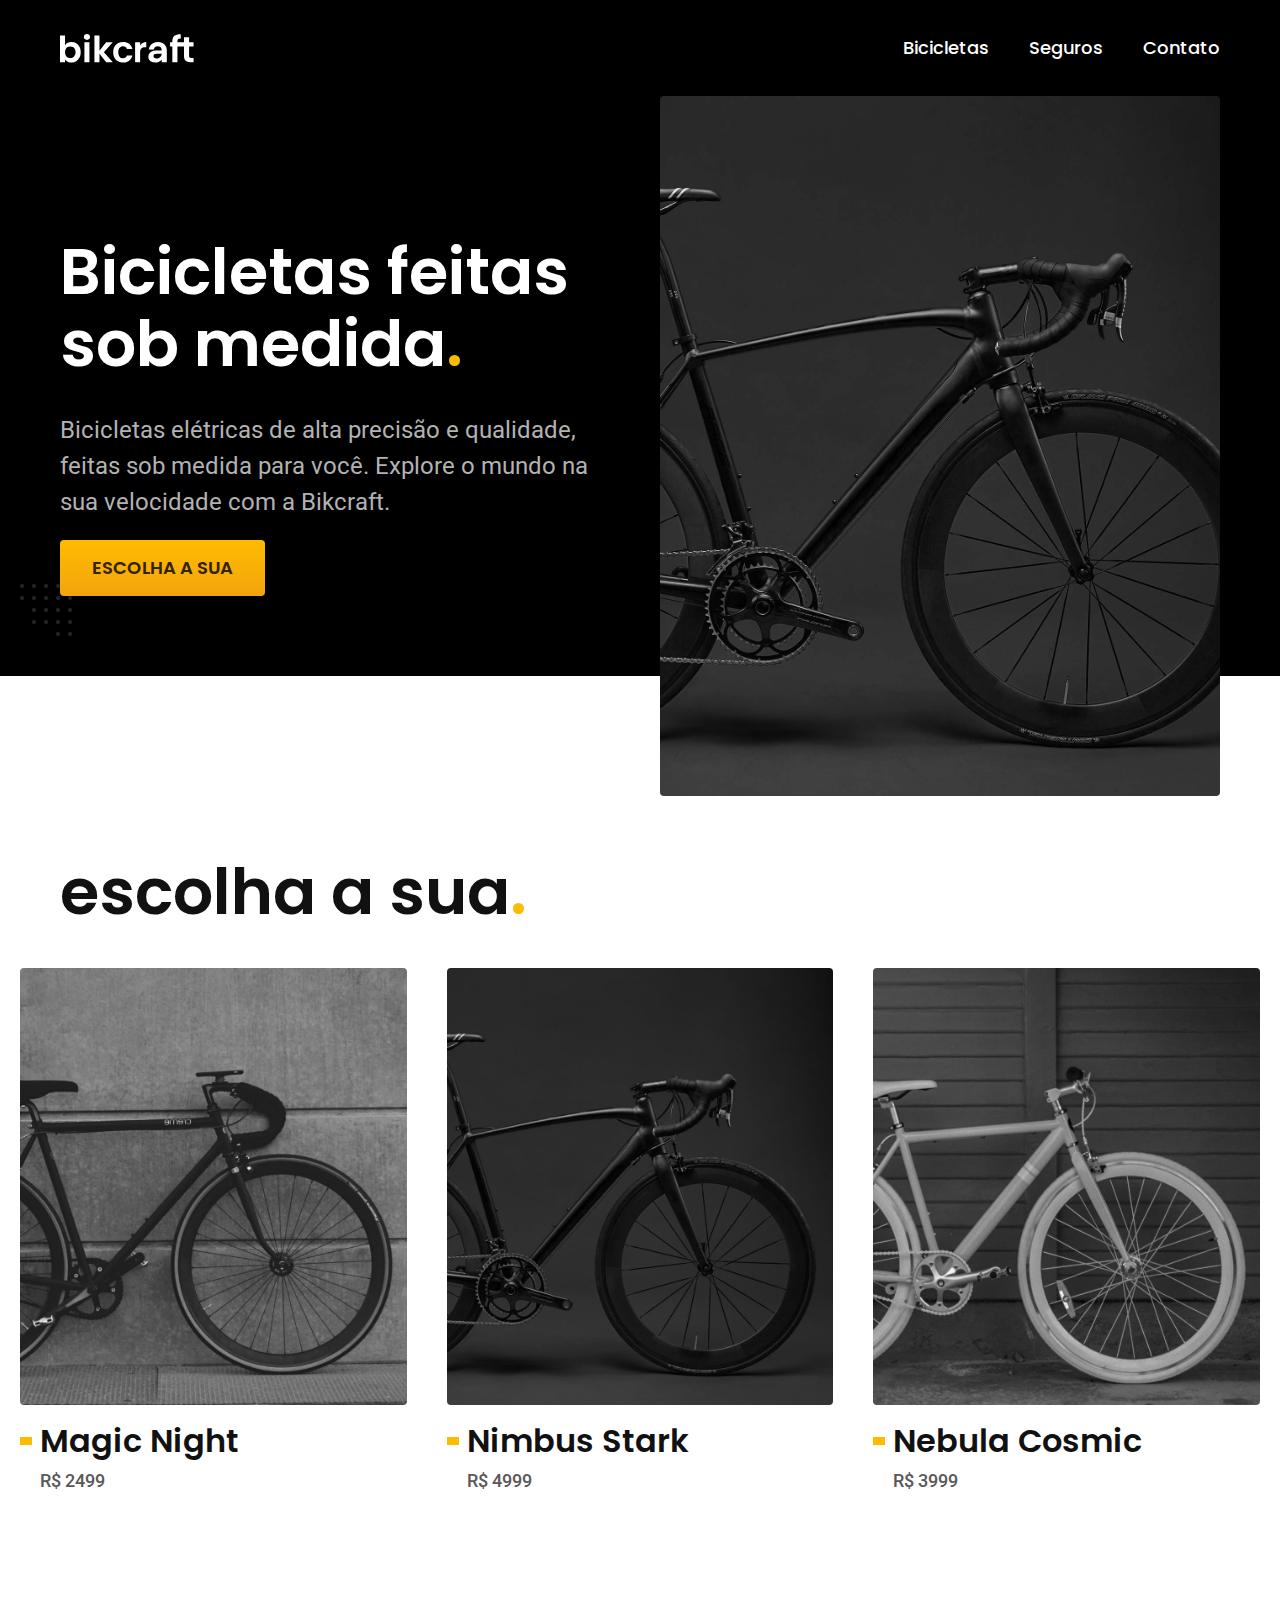
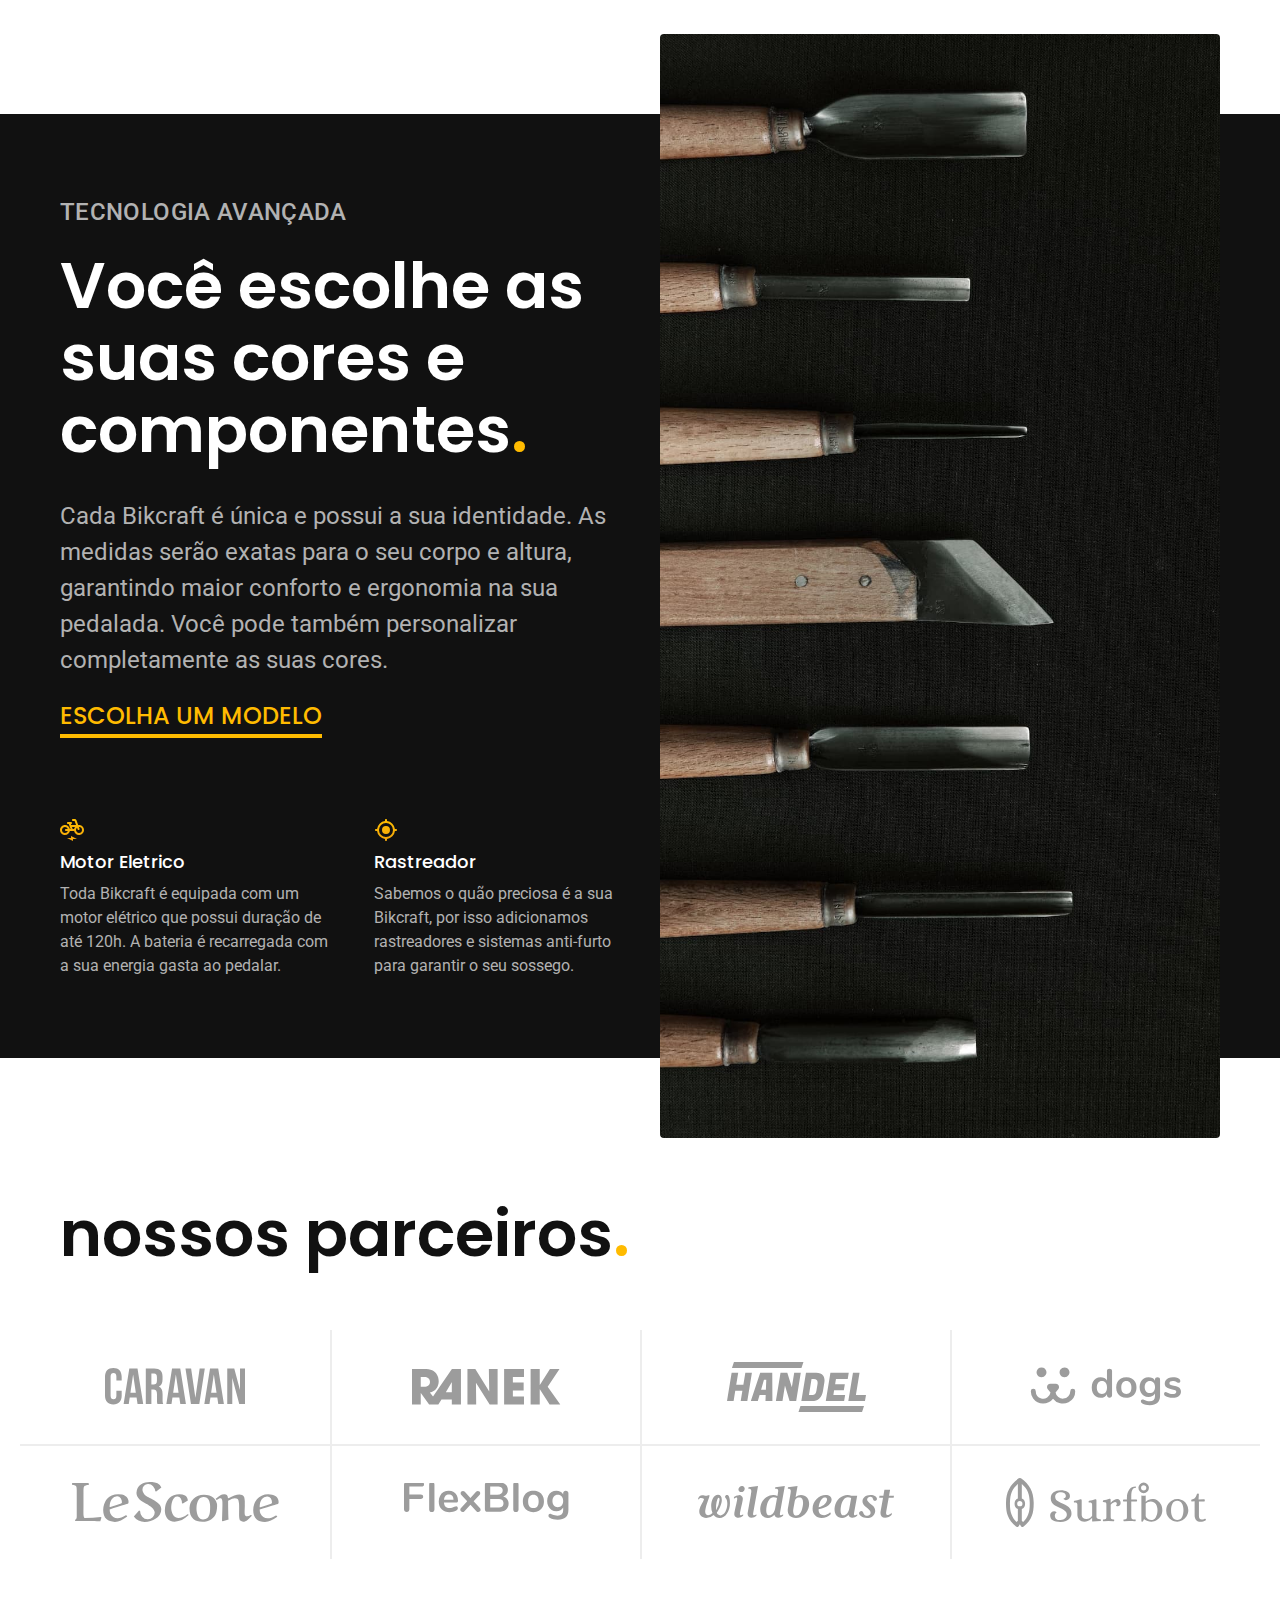
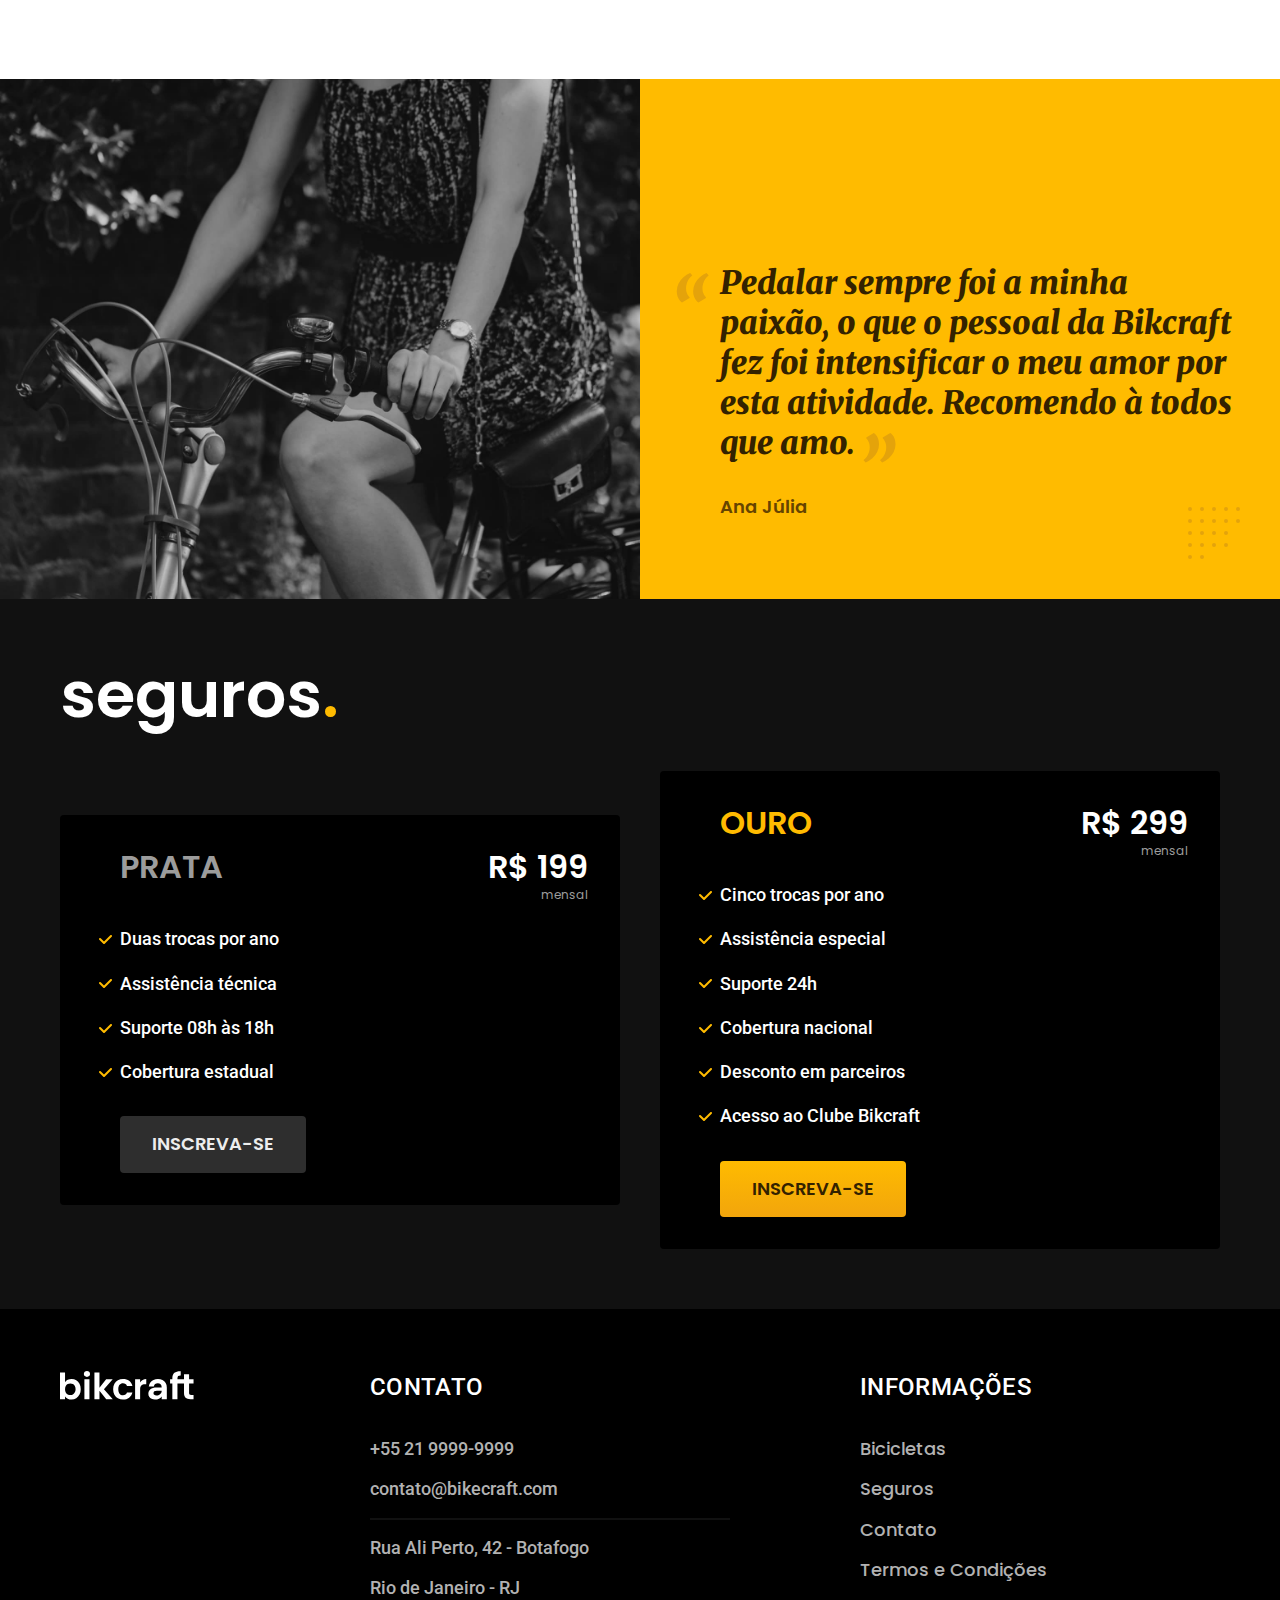
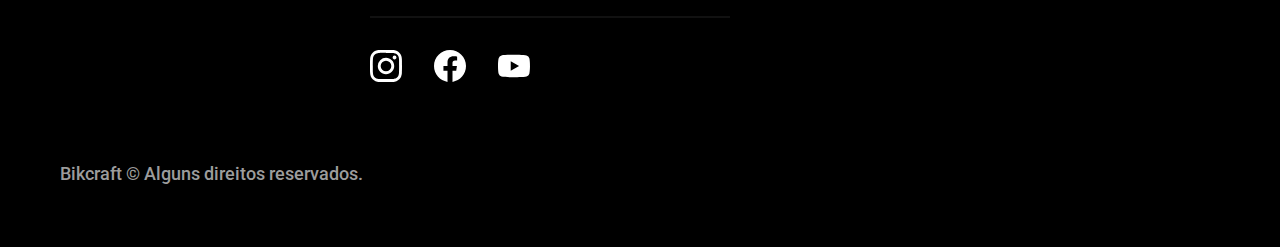
<file: index.html>
<!DOCTYPE html>
<html lang="pt-br">
<head>
    <meta charset="UTF-8">
    <meta http-equiv="X-UA-Compatible" content="IE=edge">
    <meta name="viewport" content="width=device-width, initial-scale=1.0">
    <meta name="description" content="Bicicletas elétricas de alta precisão e qualidade, feitas sob medida para você. Explore o mundo na sua velocidade com a Bikcraft.">

    <link rel="icon" href="./favicon.svg" type="image/svg+xml">
    <link rel="preload" href="./css/style.css" as="style">
    <link rel="stylesheet" href="./css/style.css">
    <link rel="preconnect" href="https://fonts.googleapis.com">
    <link rel="preconnect" href="https://fonts.gstatic.com" crossorigin>
    <link href="https://fonts.googleapis.com/css2?family=Merriweather:ital,wght@1,900&family=Poppins:wght@400;600&family=Roboto:wght@400;500&display=swap" rel="stylesheet">
    <title>Bikecraft - Bicicletas Elétricas</title>

    <script>document.documentElement.classList.add('js');</script>
</head>
<body>
    <header class="header-bg">
        
        <div class="container header">
            <a href="./">
                <img src="./img/bikcraft.svg" width="136" height="32" alt="Bikecraft">
            </a>
            <nav aria-label="primaria">
                <ul class="header-menu cor-0 font-1-m">
                    <li><a href="./bicicletas.html">Bicicletas</a></li>
                    <li><a href="./seguros.html">Seguros</a></li>
                    <li><a href="./contato.html">Contato</a></li>
                </ul>
            </nav>
        </div>
    </header>

    <main class="introducao-bg">
        <div class="container introducao">
            <div class="introducao-conteudo">
                <h1 class="font-1-xxl cor-0 fadeInDown" data-anime="200">Bicicletas feitas sob medida<span class="cor-p1">.</span></h1>
                <p class="font-2-l cor-5 fadeInDown" data-anime="400">Bicicletas elétricas de alta precisão e qualidade, feitas sob medida para você. Explore o mundo na sua velocidade com a Bikcraft.</p>
                <a class="botao fadeInDown" data-anime="600" href="./bicicletas.html">Escolha a sua</a>
            </div>
            <picture data-anime="800" class="fadeInDown">
                <source media="(max-width:800px)" srcset="./img/bicicletas/nimbus.jpg">
                <img src="./img/fotos/introducao.jpg" width="1280" height="1600" alt="Bicicleta elétrica preta.">
            </picture>
        </div>
    </main>

    <article class="bicicletas-lista">
        <h2 class="container font-1-xxl">escolha a sua<span class="cor-p1">.</span></h2>

        <ul>
            <li>
                <a href="./bicicletas/magic.html">
                    <img src="./img/bicicletas/magic-home.jpg"alt="Bicicleta preta" width="920" height="1040" width="920" height="1040">
                    <h3 class="font-1-xl">Magic Night</h3>
                    <span class="font-2-m cor-8">R$ 2499</span>
                </a>
            </li>

            <li>
                <a href="./bicicletas/nimbus.html">
                    <img src="./img/bicicletas/nimbus-home.jpg"alt="Bicicleta preta" width="920" height="1040">
                    <h3 class="font-1-xl">Nimbus Stark</h3>
                    <span class="font-2-m cor-8">R$ 4999</span>
                </a>
            </li>

            <li>
                <a href="./bicicletas/nebula.html">
                    <img src="./img/bicicletas/nebula-home.jpg"alt="Bicicleta branca" width="920" height="1040">
                    <h3 class="font-1-xl">Nebula Cosmic</h3>
                    <span class="font-2-m cor-8">R$ 3999</span>
                </a>
            </li>
        </ul>
    </article>

    <article class="tecnologia-bg">
        <div class="tecnologia container">
            <div class="tecnologia-conteudo">
                <span class="font-2-l-b cor-5">Tecnologia Avançada</span>
                <h2 class="font-1-xxl cor-0">Você escolhe as suas cores e componentes<span class="cor-p1">.</span></h2>
                <p class="font-2-l cor-5">Cada Bikcraft é única e possui a sua identidade. As medidas serão exatas para o seu corpo e altura, garantindo maior conforto e ergonomia na sua pedalada. Você pode também personalizar completamente as suas cores.</p>
                <a class="link" href="./bicicletas.html">Escolha um modelo</a>

                <div class="tecnologia-vantagens">
                    <div>
                        <img src="./img/icones/eletrica.svg" width="24" height="24" alt="">
                        <h3 class="font-1-m cor-0">Motor Eletrico</h3>
                        <p class="font-2-s cor-5">Toda Bikcraft é equipada com um motor elétrico que possui duração de até 120h. A bateria é recarregada com a sua energia gasta ao pedalar.</p>
                    </div>
                    <div>
                        <img src="./img/icones/rastreador.svg" width="24" height="24" alt="">
                        <h3 class="font-1-m cor-0">Rastreador</h3>
                        <p class="font-2-s cor-5">Sabemos o quão preciosa é a sua Bikcraft, por isso adicionamos rastreadores e sistemas anti-furto para garantir o seu sossego.</p>
                    </div>
                </div>

            </div>
            
            <div class="tecnologia-imagem">
                <img src="./img/fotos/tecnologia.jpg" width="1200" height="1920"  alt="">
            </div>
        </div>
    </article>

    <section class="parceiros" aria-label="Nossos Parceiros">
        <h2 class="container font-1-xxl">nossos parceiros<span class="cor-p1">.</span></h2>

        <ul>
            <li><img src="./img/parceiros/caravan.svg" width="140" height="38"  alt="caravan"></li>
            <li><img src="./img/parceiros/ranek.svg" width="149" height="36"  alt="ranek"></li>
            <li><img src="./img/parceiros/handel.svg" width="139" height="50"  alt="handel"></li>
            <li><img src="./img/parceiros/dogs.svg" width="152" height="39"  alt="dogs"></li>
            <li><img src="./img/parceiros/lescone.svg" width="208" height="41"  alt="lescone"></li>
            <li><img src="./img/parceiros/flexblog.svg" width="165" height="38"  alt="flexblog"></li>
            <li><img src="./img/parceiros/wildbeast.svg" width="196" height="34"  alt="wildbeast"></li>
            <li><img src="./img/parceiros/surfbot.svg" width="200" height="49"  alt="surfbot"></li>
        </ul>
    </section>

    <section class="depoimento" aria-label="Depoimento">
        <div>
            <img src="./img/fotos/depoimento.jpg" width="1560" height="1360" alt="Pessoa pedalando uma bicileta">
        </div>
        <div class="depoimento-conteudo">
            <blockquote class="font-1-xl cor-p5">
                <p>Pedalar sempre foi a minha paixão, o que o pessoal da Bikcraft fez foi intensificar o meu amor por esta atividade. Recomendo à todos que amo.</p>
            </blockquote>
            <span class="font-1-m-b cor-p4">Ana Júlia</span>
        </div>
    </section>

    <article class="seguros-bg">
        <div class="seguros container">
            <h2 class="font-1-xxl cor-0">seguros<span class="cor-p1">.</span></h2>

            <div class="seguros-item">
                <h3 class="font-1-xl cor-6">PRATA</h3>
                <span class="font-1-xl cor-0">R$ 199<span class="font-1-xs cor-6">mensal</span></span>
                <ul class="font-2-m cor-0">
                    <li>Duas trocas por ano</li>
                    <li>Assistência técnica</li>
                    <li>Suporte 08h às 18h</li>
                    <li>Cobertura estadual</li>
                </ul>
                <a class="botao secundario" href="./orcamento.html">Inscreva-se</a>
            </div>

            <div class="seguros-item">
                <h3 class="font-1-xl cor-p1">OURO</h3>
                <span class="font-1-xl cor-0">R$ 299<span class="font-1-xs cor-6">mensal</span></span>
                <ul class="font-2-m cor-0">
                    <li>Cinco trocas por ano</li>
                    <li>Assistência especial</li>
                    <li>Suporte 24h</li>
                    <li>Cobertura nacional</li>
                    <li>Desconto em parceiros</li>
                    <li>Acesso ao Clube Bikcraft</li>
                </ul>
                <a class="botao" href="./orcamento.html">Inscreva-se</a>
            </div>
        </div>
    </article>

    <footer class="footer-bg">
        <div class="footer container">
            <img src="./img/bikcraft.svg" width="136" height="32" alt="Bikecraft">
            <div class="footer-contato">
                <h3 class="font-2-l-b cor-0">Contato</h3>
                <ul class="font-2-m cor-5">
                    <li><a href="tel:+552199999999">+55 21 9999-9999</a></li>
                    <li><a href="mailto:contato@bikecraft.com">contato@bikecraft.com</a></li>
                    <li>Rua Ali Perto, 42 - Botafogo</li>
                    <li>Rio de Janeiro - RJ</li>
                </ul>
                <div class="footer-redes">
                    <a href="./">
                        <img src="./img/redes/instagram.svg" width="32" height="32" alt="instagram">
                    </a>
                    <a href="./">
                        <img src="./img/redes/facebook.svg" width="32" height="32" alt="facebook">
                    </a>
                    <a href="./">
                        <img src="./img/redes/youtube.svg" width="32" height="32" alt="youtube">
                    </a>
                </div>
            </div>

            <div class="footer-informacoes">
                <h3 class="font-2-l-b cor-0">Informações</h3>
                <nav>
                    <ul class="font-1-m cor-5">
                        <li><a href="./bicicletas.html">Bicicletas</a></li>
                        <li><a href="./seguros.html">Seguros</a></li>
                        <li><a href="./contato.html">Contato</a></li>
                        <li><a href="./termos.html">Termos e Condições</a></li>
                    </ul>
                </nav>
            </div>

            <p class="font-2-m cor-6 footer-copy">Bikcraft © Alguns direitos reservados.</p>
        </div>
    </footer>
    <script src="./js/plugins/simple-anime.js"></script>
    <script src="./js/script.js"></script>
</body>
</html>
</file>
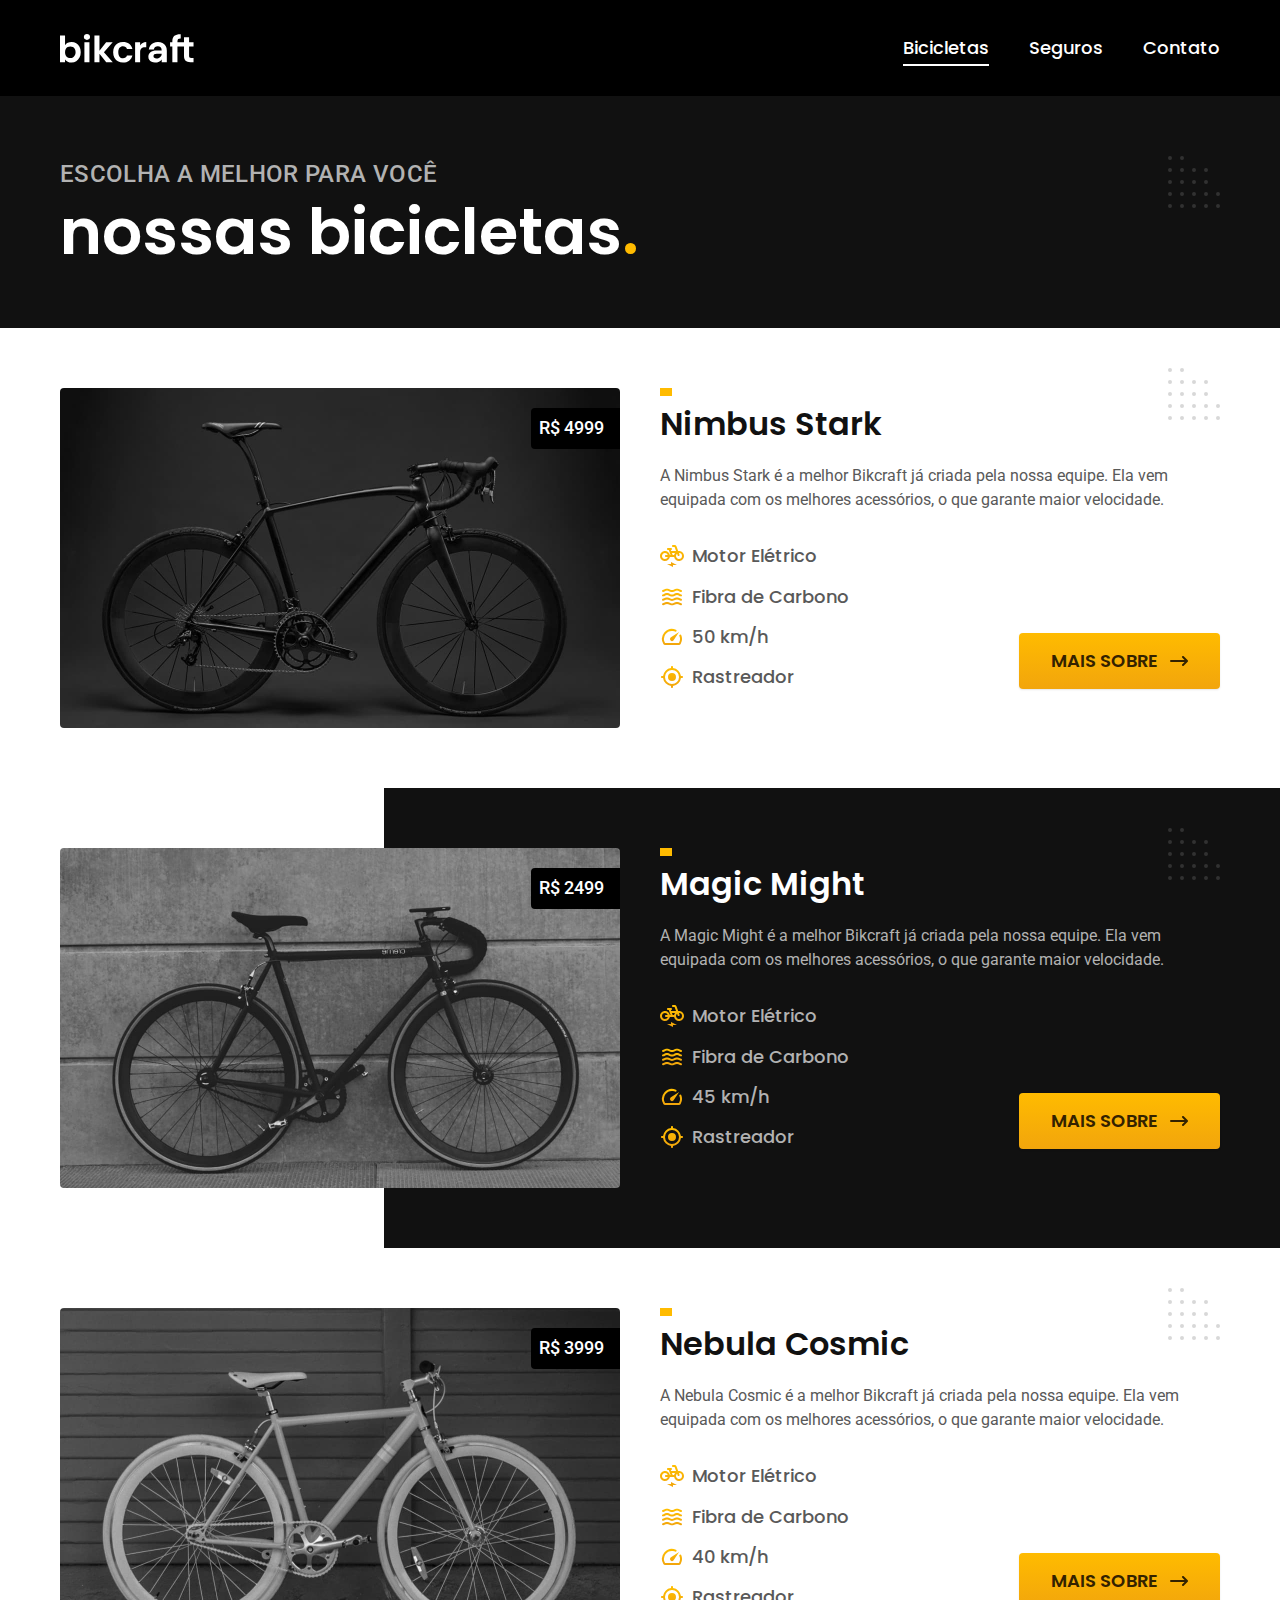
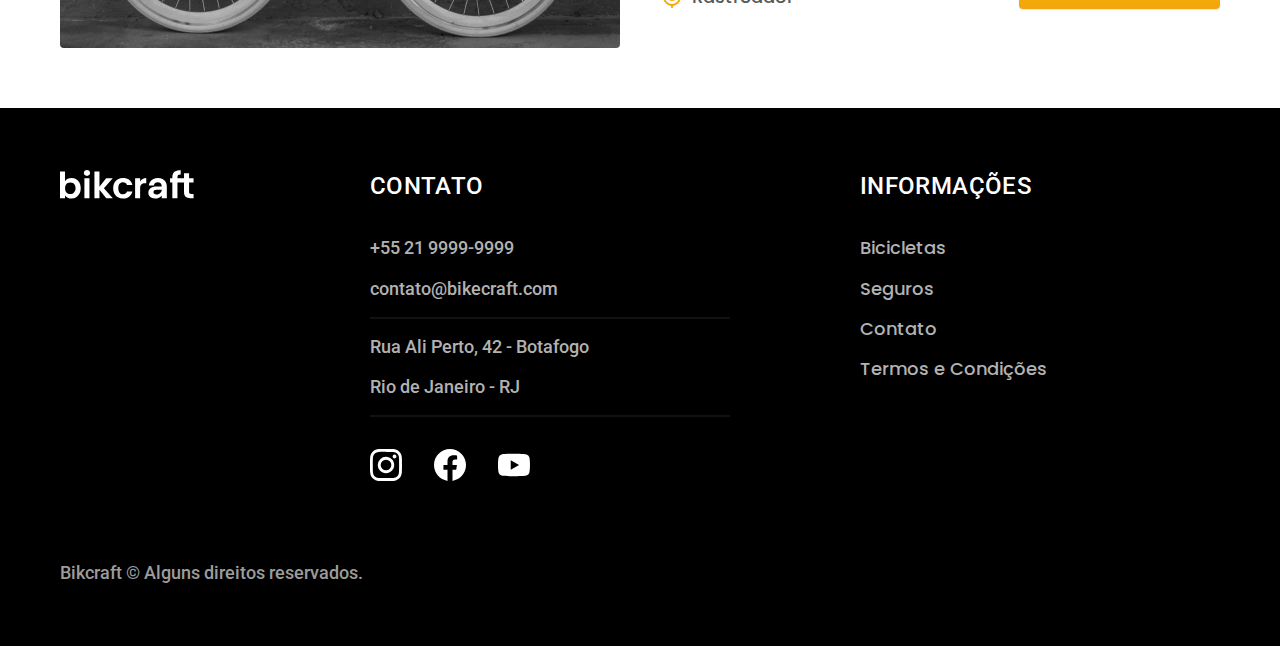
<file: bicicletas.html>
<!DOCTYPE html>
<html lang="pt-br">
<head>
    <meta charset="UTF-8">
    <meta http-equiv="X-UA-Compatible" content="IE=edge">
    <meta name="viewport" content="width=device-width, initial-scale=1.0">
    <meta name="description" content="Bicicletas.">
    <link rel="icon" href="./favicon.svg" type="image/svg+xml">
    <link rel="preload" href="./css/style.css" as="style">
    <link rel="stylesheet" href="./css/style.css">
    <link rel="preconnect" href="https://fonts.googleapis.com">
    <link rel="preconnect" href="https://fonts.gstatic.com" crossorigin>
    <link href="https://fonts.googleapis.com/css2?family=Merriweather:ital,wght@1,900&family=Poppins:wght@400;600&family=Roboto:wght@400;500&display=swap" rel="stylesheet">
    <title>Bicicletas | Bikecraf</title>
    <script>document.documentElement.classList.add('js');</script>
</head>
<body id="bicicletas">
    <header class="header-bg">
        
        <div class="container header">
            <a href="./">
                <img src="img/bikcraft.svg" alt="Bikecraft">
            </a>
            <nav aria-label="primaria">
                <ul class="header-menu cor-0 font-1-m">
                    <li><a href="./bicicletas.html">Bicicletas</a></li>
                    <li><a href="./seguros.html">Seguros</a></li>
                    <li><a href="./contato.html">Contato</a></li>
                </ul>
            </nav>
        </div>
    </header>

    <main>
        <div class="titulo-bg">
            <div class="titulo container">
                <p class="font-2-l-b cor-5">ESCOLHA A MELHOR PARA VOCÊ</p>
                <h1 class="font-1-xxl cor-0">nossas bicicletas<span class="cor-p1">.</span></h1>
            </div>
        </div>

        
        <div class="bicicletas container">
                <div class="bicicletas-imagem">
                    <img src="img/bicicletas/nimbus.jpg" alt="Bicicleta preta">
                    <span class="font-2-m cor-0">R$ 4999</span>
                </div>
                <div class="bicicletas-conteudo">
                    <h2 class="font-1-xl">Nimbus Stark</h2>
                    <p class="font-2-s cor-8">A Nimbus Stark é a melhor Bikcraft já criada pela nossa equipe. Ela vem equipada com os melhores acessórios, o que garante maior velocidade.</p>
                    <ul class="font-1-m cor-8">
                        <li>
                            <img src="img/icones/eletrica.svg" alt="">
                            Motor Elétrico
                        </li>
                        <li>
                            <img src="img/icones/carbono.svg" alt="">
                            Fibra de Carbono
                        </li>
                        <li>
                            <img src="img/icones/velocidade.svg" alt="">
                            50 km/h
                        </li>
                        <li>
                            <img src="img/icones/rastreador.svg" alt="">
                            Rastreador
                        </li>
                    </ul>
                    <a class="botao seta" href="./bicicletas/nimbus.html">Mais Sobre</a>

                </div>
        </div>

        <div class="bicicletas-bg">
            <div class="bicicletas container">
                <div class="bicicletas-imagem">
                    <img src="img/bicicletas/magic.jpg" alt="Bicicleta preta">
                    <span class="font-2-m cor-0">R$ 2499</span>
                </div>
                <div class="bicicletas-conteudo">
                    <h2 class="font-1-xl cor-0">Magic Might</h2>
                    <p class="font-2-s cor-5">A Magic Might é a melhor Bikcraft já criada pela nossa equipe. Ela vem equipada com os melhores acessórios, o que garante maior velocidade.</p>
                    <ul class="font-1-m cor-5">
                        <li>
                            <img src="img/icones/eletrica.svg" alt="">
                            Motor Elétrico
                        </li>
                        <li>
                            <img src="img/icones/carbono.svg" alt="">
                            Fibra de Carbono
                        </li>
                        <li>
                            <img src="img/icones/velocidade.svg" alt="">
                            45 km/h
                        </li>
                        <li>
                            <img src="img/icones/rastreador.svg" alt="">
                            Rastreador
                        </li>
                    </ul>
                    <a class="botao seta" href="./bicicletas/magic.html">Mais Sobre</a>
                </div>
            </div>
        </div>

        <div class="bicicletas container">
                <div class="bicicletas-imagem">
                    <img src="img/bicicletas/nebula.jpg" alt="Bicicleta preta">
                    <span class="font-2-m cor-0">R$ 3999</span>
                </div>
                <div class="bicicletas-conteudo">
                    <h2 class="font-1-xl">Nebula Cosmic</h2>
                    <p class="font-2-s cor-8">A Nebula Cosmic é a melhor Bikcraft já criada pela nossa equipe. Ela vem equipada com os melhores acessórios, o que garante maior velocidade.</p>
                    <ul class="font-1-m cor-8">
                        <li>
                            <img src="img/icones/eletrica.svg" alt="">
                            Motor Elétrico
                        </li>
                        <li>
                            <img src="img/icones/carbono.svg" alt="">
                            Fibra de Carbono
                        </li>
                        <li>
                            <img src="img/icones/velocidade.svg" alt="">
                            40 km/h
                        </li>
                        <li>
                            <img src="img/icones/rastreador.svg" alt="">
                            Rastreador
                        </li>
                    </ul>
                    <a class="botao seta" href="./bicicletas/nebula.html">Mais Sobre</a>
                </div>
        </div>
    </main>

    <footer class="footer-bg">
        <div class="footer container">
            <img src="img/bikcraft.svg" alt="Bikecraft">
            <div class="footer-contato">
                <h3 class="font-2-l-b cor-0">Contato</h3>
                <ul class="font-2-m cor-5">
                    <li><a href="tel:+552199999999">+55 21 9999-9999</a></li>
                    <li><a href="mailto:contato@bikecraft.com">contato@bikecraft.com</a></li>
                    <li>Rua Ali Perto, 42 - Botafogo</li>
                    <li>Rio de Janeiro - RJ</li>
                </ul>
                <div class="footer-redes">
                    <a href="./">
                        <img src="img/redes/instagram.svg" alt="instagram">
                    </a>
                    <a href="./">
                        <img src="img/redes/facebook.svg" alt="facebook">
                    </a>
                    <a href="./">
                        <img src="img/redes/youtube.svg" alt="youtube">
                    </a>
                </div>
            </div>

            <div class="footer-informacoes">
                <h3 class="font-2-l-b cor-0">Informações</h3>
                <nav>
                    <ul class="font-1-m cor-5">
                        <li><a href="./bicicletas.html">Bicicletas</a></li>
                        <li><a href="./seguros.html">Seguros</a></li>
                        <li><a href="./contato.html">Contato</a></li>
                        <li><a href="./termos.html">Termos e Condições</a></li>
                    </ul>
                </nav>
            </div>

            <p class="font-2-m cor-6 footer-copy">Bikcraft © Alguns direitos reservados.</p>
        </div>
    </footer>
    <script src="./js/script.js"></script>
</body>
</html>
</file>
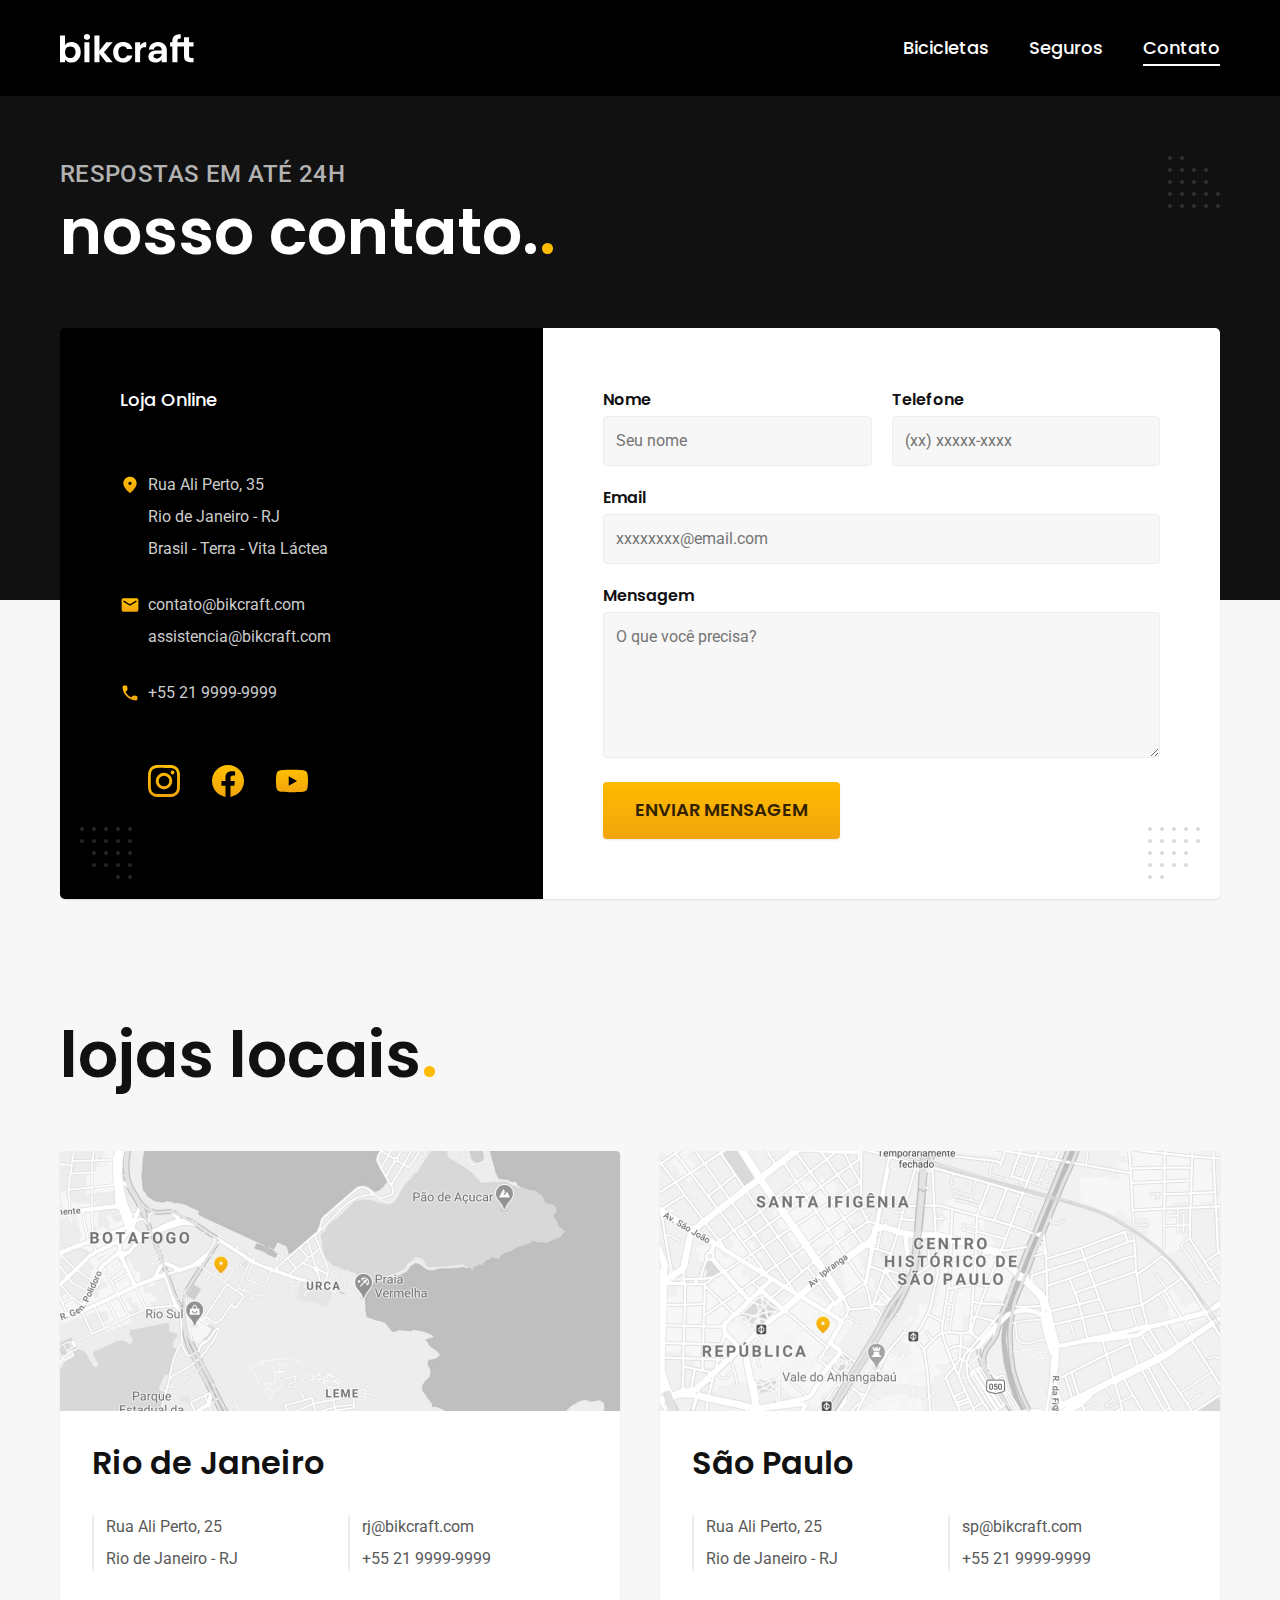
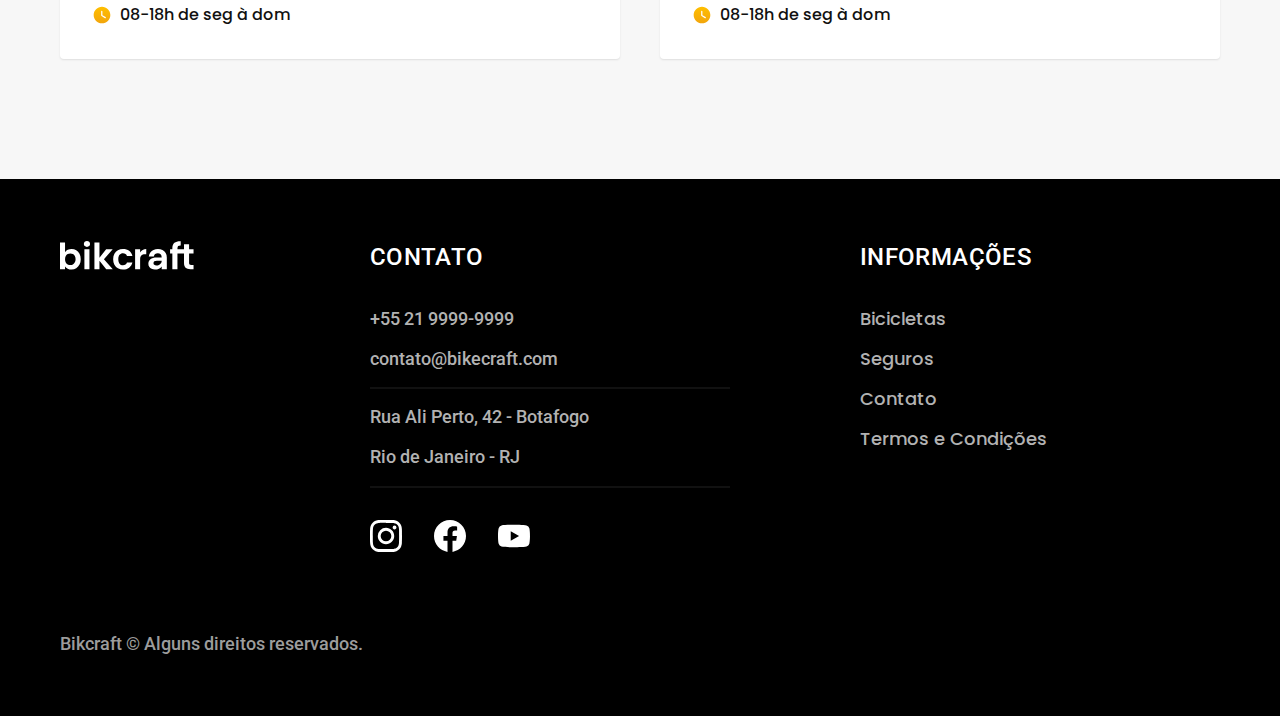
<file: contato.html>
<!DOCTYPE html>
<html lang="pt-br">
<head>
    <meta charset="UTF-8">
    <meta http-equiv="X-UA-Compatible" content="IE=edge">
    <meta name="viewport" content="width=device-width, initial-scale=1.0">
    <meta name="description" content="Termos e condições.">
    <link rel="icon" href="./favicon.svg" type="image/svg+xml">
    <link rel="preload" href="./css/style.css" as="style">
    <link rel="stylesheet" href="./css/style.css">
    <link rel="preconnect" href="https://fonts.googleapis.com">
    <link rel="preconnect" href="https://fonts.gstatic.com" crossorigin>
    <link href="https://fonts.googleapis.com/css2?family=Merriweather:ital,wght@1,900&family=Poppins:wght@400;600&family=Roboto:wght@400;500&display=swap" rel="stylesheet">
    <title>Contato | Bikecraf</title>
    <script>document.documentElement.classList.add('js');</script>
</head>
<body id="contato">
    <header class="header-bg">
        
        <div class="container header">
            <a href="./">
                <img src="img/bikcraft.svg" alt="Bikecraft">
            </a>
            <nav aria-label="primaria">
                <ul class="header-menu cor-0 font-1-m">
                    <li><a href="./bicicletas.html">Bicicletas</a></li>
                    <li><a href="./seguros.html">Seguros</a></li>
                    <li><a href="./contato.html">Contato</a></li>
                </ul>
            </nav>
        </div>
    </header>

    <main>
        <div class="titulo-bg">
            <div class="titulo container">
                <p class="font-2-l-b cor-5">RESPOSTAS EM ATÉ 24H</p>
                <h1 class="font-1-xxl cor-0">nosso contato.<span class="cor-p1">.</span></h1>
            </div>
        </div>

        <div class="contato container">
            <section class="contato-dados" aria-label="Endereço">
                <h2 class="font-1-m cor-0">Loja Online</h2>
                <div class="contato-endereco font-2-s cor-4">
                    <p>Rua Ali Perto, 35</p>
                    <p>Rio de Janeiro - RJ</p>
                    <p>Brasil - Terra - Vita Láctea</p>
                </div>

                <address class="contato-meios font-2-s cor-4">
                    <a href="mailto:contato@bikcraft.com">contato@bikcraft.com</a>
                    <a href="mailto:assistencia@bikcraft.com">assistencia@bikcraft.com</a>
                    <a href="tel:+55 21 9999-9999">+55 21 9999-9999</a>
                </address>

                <div class="contato-redes">
                    <a href="./">
                        <img src="img/redes/instagram-p.svg" alt="instagram">
                    </a>
                    <a href="./">
                        <img src="img/redes/facebook-p.svg" alt="facebook">
                    </a>
                    <a href="./">
                        <img src="img/redes/youtube-p.svg" alt="youtube">
                    </a>
                </div>
            </section>

            <section class="contato-formulario" aria-label="Formulário">
                <form class="form" action="./contato.html">
                    <div>
                        <label for="nome">Nome</label>
                        <input type="text" id="nome" name="nome" placeholder="Seu nome">
                    </div>

                    <div>
                        <label for="telefone">Telefone</label>
                        <input type="text" id="telefone" name="telefone" placeholder="(xx) xxxxx-xxxx">
                    </div>

                    <div class="col-2">
                        <label for="email">Email</label>
                        <input type="email" id="email" name="email" placeholder="xxxxxxxx@email.com">
                    </div>

                    <div class="col-2">
                        <label for="mensagem">Mensagem</label>
                        <textarea rows="5" id="mensagem" name="mensagem" placeholder="O que você precisa?"></textarea>
                    </div>

                    <button class="botao col-2">Enviar Mensagem</button>
                </form>
            </section>
        </div>
    </main>

    <article class="lojas container">
        <h2  class="font-1-xxl">lojas locais<span class="cor-p1">.</span></h2>
        <div class="lojas-item">
            <img src="./img/lojas/rj.jpg" alt="mapa marcando o endereço em Rua Ali Perto, 25 - Rio de Janeiro - RJ">
            <div class="lojas-conteudo">
                <h3 class="font-1-xl">Rio de Janeiro</h3>
                <div class="lojas-dados font-2-s cor-8">
                    <p>Rua Ali Perto, 25</p>
                    <p>Rio de Janeiro - RJ</p>
                </div>
                <div class="lojas-dados font-2-s cor-8">
                    <a href="mailto:rj@bikcraft.com">rj@bikcraft.com</a>
                    <a href="tel:+55 21 9999-9999">+55 21 9999-9999</a>
                </div>
                <p class="lojas-tempo font-1-s"><img src="./img/icones/horario.svg" alt=""> 08-18h de seg à dom</p>
            </div>
        </div>

        <div class="lojas-item">
            <img src="./img/lojas/sp.jpg" alt="mapa marcando o endereço em Rua Ali Perto, 25 - São Paulo - SP">
            <div class="lojas-conteudo">
                <h3 class="font-1-xl">São Paulo</h3>
                <div class="lojas-dados font-2-s cor-8">
                    <p>Rua Ali Perto, 25</p>
                    <p>Rio de Janeiro - RJ</p>
                </div>
                <div class="lojas-dados font-2-s cor-8">
                    <a href="mailto:sp@bikcraft.com">sp@bikcraft.com</a>
                    <a href="tel:+55 11 9999-9999">+55 21 9999-9999</a>
                </div>
                <p class="lojas-tempo font-1-s"><img src="./img/icones/horario.svg" alt=""> 08-18h de seg à dom</p>
            </div>
        </div>
    </article>

    <footer class="footer-bg">
        <div class="footer container">
            <img src="img/bikcraft.svg" alt="Bikecraft">
            <div class="footer-contato">
                <h3 class="font-2-l-b cor-0">Contato</h3>
                <ul class="font-2-m cor-5">
                    <li><a href="tel:+552199999999">+55 21 9999-9999</a></li>
                    <li><a href="mailto:contato@bikecraft.com">contato@bikecraft.com</a></li>
                    <li>Rua Ali Perto, 42 - Botafogo</li>
                    <li>Rio de Janeiro - RJ</li>
                </ul>
                <div class="footer-redes">
                    <a href="./">
                        <img src="img/redes/instagram.svg" alt="instagram">
                    </a>
                    <a href="./">
                        <img src="img/redes/facebook.svg" alt="facebook">
                    </a>
                    <a href="./">
                        <img src="img/redes/youtube.svg" alt="youtube">
                    </a>
                </div>
            </div>

            <div class="footer-informacoes">
                <h3 class="font-2-l-b cor-0">Informações</h3>
                <nav>
                    <ul class="font-1-m cor-5">
                        <li><a href="./bicicletas.html">Bicicletas</a></li>
                        <li><a href="./seguros.html">Seguros</a></li>
                        <li><a href="./contato.html">Contato</a></li>
                        <li><a href="./termos.html">Termos e Condições</a></li>
                    </ul>
                </nav>
            </div>

            <p class="font-2-m cor-6 footer-copy">Bikcraft © Alguns direitos reservados.</p>
        </div>
    </footer>
    <script src="./js/script.js"></script>
</body>
</html>
</file>
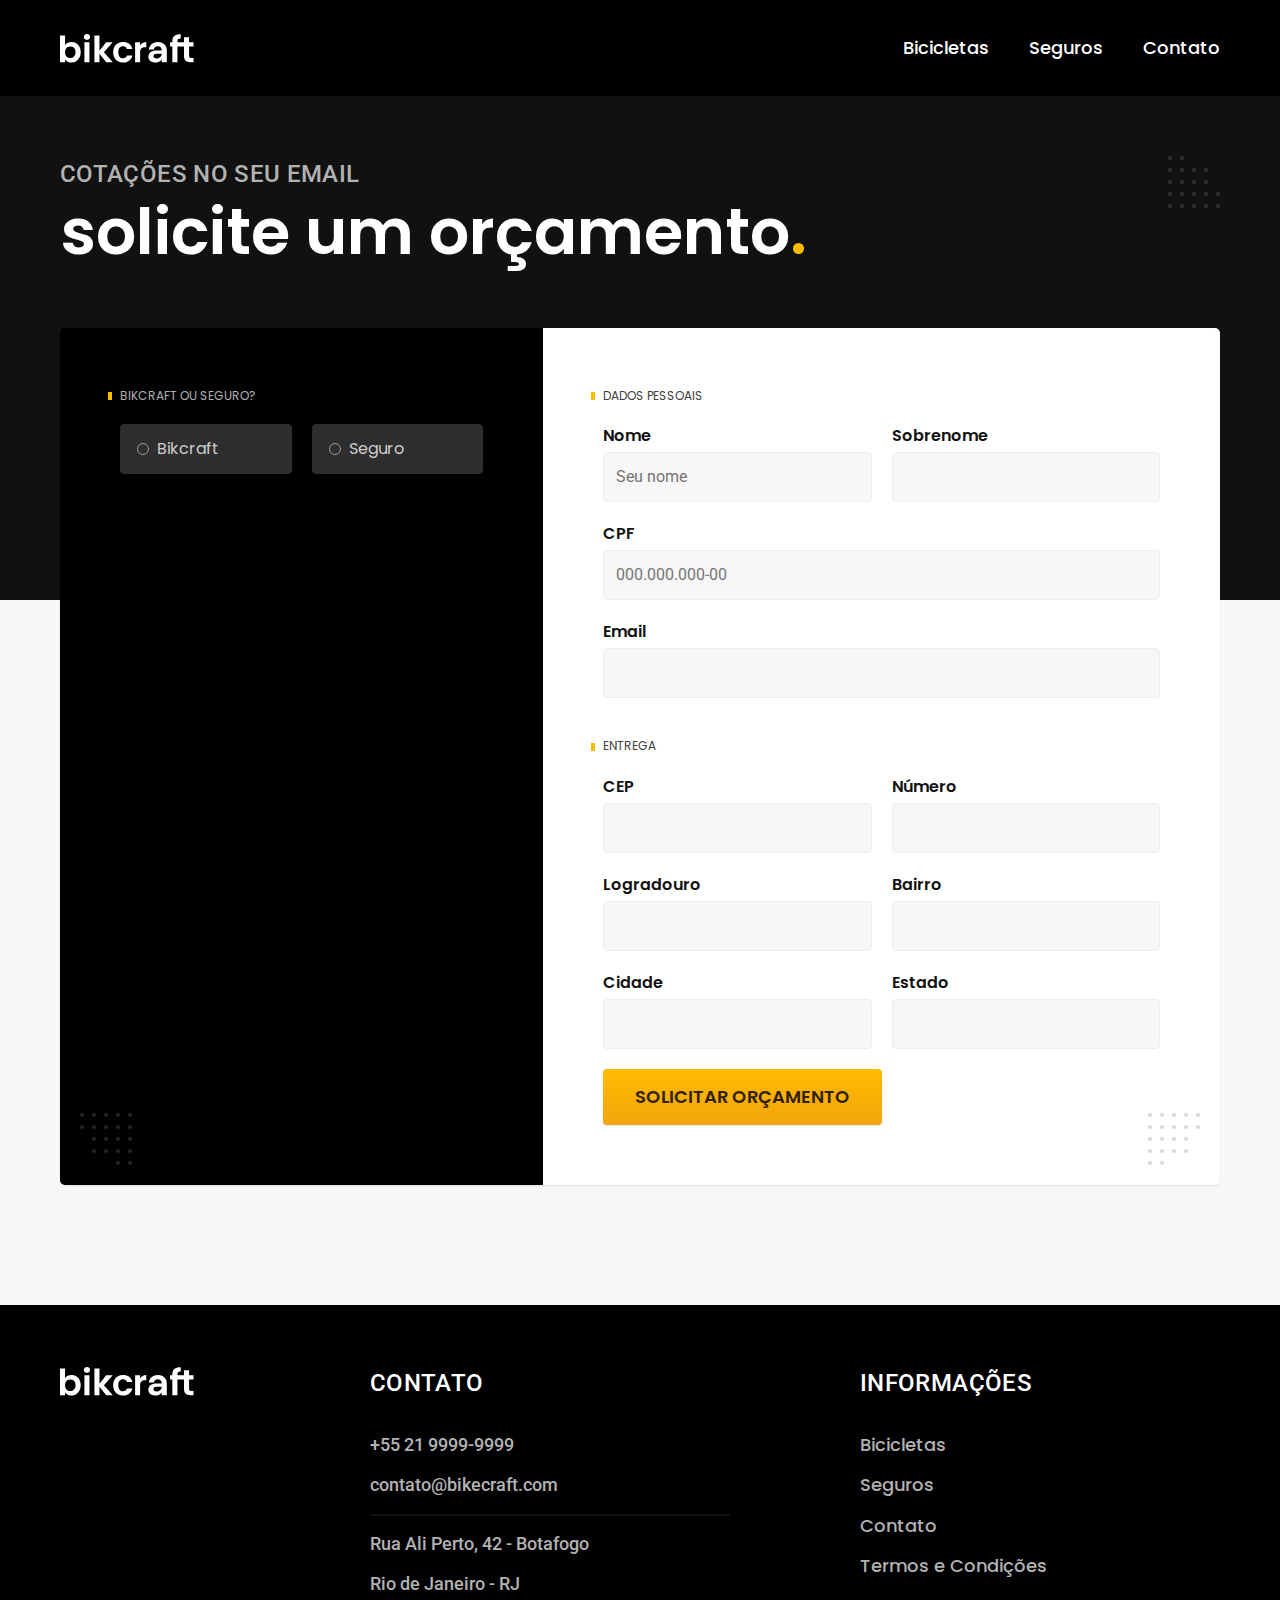
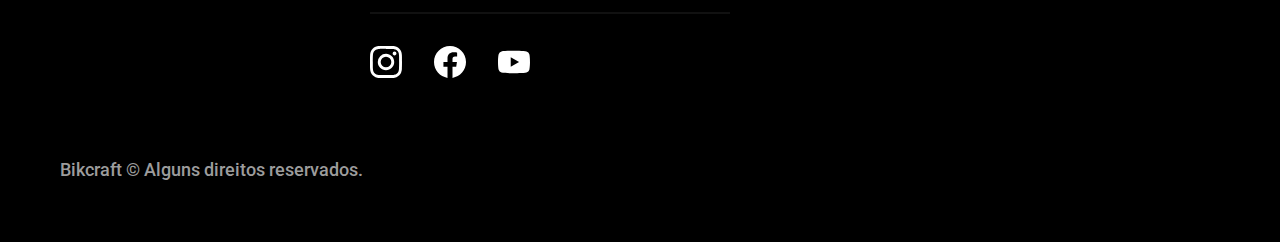
<file: orcamento.html>
<!DOCTYPE html>
<html lang="pt-br">
<head>
    <meta charset="UTF-8">
    <meta http-equiv="X-UA-Compatible" content="IE=edge">
    <meta name="viewport" content="width=device-width, initial-scale=1.0">
    <meta name="description" content="Termos e condições.">
    <link rel="icon" href="./favicon.svg" type="image/svg+xml">
    <link rel="preload" href="./css/style.css" as="style">
    <link rel="stylesheet" href="./css/style.css">
    <link rel="preconnect" href="https://fonts.googleapis.com">
    <link rel="preconnect" href="https://fonts.gstatic.com" crossorigin>
    <link href="https://fonts.googleapis.com/css2?family=Merriweather:ital,wght@1,900&family=Poppins:wght@400;600&family=Roboto:wght@400;500&display=swap" rel="stylesheet">
    <title>Orçamento | Bikecraf</title>
    <script>document.documentElement.classList.add('js');</script>
</head>
<body id="orcamento">
    <header class="header-bg">
        
        <div class="container header">
            <a href="./">
                <img src="img/bikcraft.svg" alt="Bikecraft">
            </a>
            <nav aria-label="primaria">
                <ul class="header-menu cor-0 font-1-m">
                    <li><a href="./bicicletas.html">Bicicletas</a></li>
                    <li><a href="./seguros.html">Seguros</a></li>
                    <li><a href="./contato.html">Contato</a></li>
                </ul>
            </nav>
        </div>
    </header>

    <main>
        <div class="titulo-bg">
            <div class="titulo container">
                <p class="font-2-l-b cor-5">COTAÇÕES NO SEU EMAIL</p>
                <h1 class="font-1-xxl cor-0">solicite um orçamento<span class="cor-p1">.</span></h1>
            </div>
        </div>

        <form class="orcamento container" action="./">
            <div class="orcamento-produto">
                <h2 class="font-1-xs cor-5">BIKCRAFT OU SEGURO?</h2>

                <input type="radio" name="tipo" value="bikecraft" id="bikcraft">
                <label for="bikcraft">Bikcraft</label>

                <input type="radio" name="tipo" value="seguro" id="seguro">
                <label for="seguro">Seguro</label>

                <div class="orcamento-conteudo" id="orcamento-bikcraft">
                    <h2 class="font-1-xs cor-5">escolha a sua</h2>

                    <input type="radio" name="produto" value="nimbus" id="nimbus">
                    <label for="nimbus">Nimbus Stark <span>R$ 4999</span></label>
                    <div class="orcamento-detalhes">
                        <ul class="font-1-xs cor-8">
                            <li><img src="./img/icones/eletrica.svg" alt="">Motor Elétrico</li>
                            <li><img src="./img/icones/carbono.svg" alt="">Fibra de Carbono</li>
                            <li><img src="./img/icones/velocidade.svg" alt="">50 km/h</li>
                            <li><img src="./img/icones/rastreador.svg" alt="">Rastreador</li>
                        </ul>
                        <img src="./img/bicicletas/nimbus.jpg" alt="Bicicleta preta">
                    </div>
                    
                    <input type="radio" name="produto" value="magic" id="magic">
                    <label for="magic">Magic Might <span>R$ 2499</span></label>
                    <div class="orcamento-detalhes">
                        <ul class="font-1-xs cor-8">
                            <li><img src="./img/icones/eletrica.svg" alt="">Motor Elétrico</li>
                            <li><img src="./img/icones/carbono.svg" alt="">Fibra de Carbono</li>
                            <li><img src="./img/icones/velocidade.svg" alt="">45 km/h</li>
                            <li><img src="./img/icones/rastreador.svg" alt="">Rastreador</li>
                        </ul>
                        <img src="./img/bicicletas/magic.jpg" alt="Bicicleta branca">
                    </div>

                    <input type="radio" name="produto" value="nebula" id="nebula">
                    <label for="nebula">Nebula Cosmic <span>R$ 3999</span></label>
                    <div class="orcamento-detalhes">
                        <ul class="font-1-xs cor-8">
                            <li><img src="./img/icones/eletrica.svg" alt="">Motor Elétrico</li>
                            <li><img src="./img/icones/carbono.svg" alt="">Fibra de Carbono</li>
                            <li><img src="./img/icones/velocidade.svg" alt="">40 km/h</li>
                            <li><img src="./img/icones/rastreador.svg" alt="">Rastreador</li>
                        </ul>
                        <img src="./img/bicicletas/nebula.jpg" alt="Bicicleta preta">
                    </div>
                </div>

                <div class="orcamento-conteudo" id="orcamento-seguro">
                    <h2 class="font-1-xs cor-5">escolha o plano</h2>

                    <input type="radio" name="produto" value="prata" id="prata">
                    <label for="prata">Prata<span>R$ 199</span></label>

                    <input type="radio" name="produto" value="ouro" id="ouro">
                    <label for="ouro">Ouro<span>R$ 299</span></label>
                </div>
            </div>

            <div class="orcamento-dados form">
                <h2 class="font-1-xs cor-9 col-2">dados pessoais</h2>
                <div>
                    <label for="nome">Nome</label>
                    <input type="text" id="nome" name="nome" placeholder="Seu nome">
                </div>

                <div>
                    <label for="sobrenome">Sobrenome</label>
                    <input type="text" id="sobrenome" name="sobrenome">
                </div>

                <div class="col-2">
                    <label for="cpf">CPF</label>
                    <input type="text" id="cpf" name="cpf" placeholder="000.000.000-00">
                </div>

                <div class="col-2">
                    <label for="email">Email</label>
                    <input type="email" id="email" name="email">
                </div>

                <h2 class="font-1-xs cor-9 col-2">entrega</h2>
                <div>
                    <label for="cep">CEP</label>
                    <input type="text" id="cep" name="cep">
                </div>

                <div>
                    <label for="numero">Número</label>
                    <input type="text" id="numero" name="numero">
                </div>

                <div>
                    <label for="logradouro">Logradouro</label>
                    <input type="text" id="logradouro" name="logradouro">
                </div>

                <div>
                    <label for="bairro">Bairro</label>
                    <input type="text" id="bairro" name="bairro">
                </div>

                <div>
                    <label for="cidade">Cidade</label>
                    <input type="text" id="cidade" name="cidade">
                </div>

                <div>
                    <label for="estado">Estado</label>
                    <input type="text" id="estado" name="estado">
                </div>

                <button class="botao col-2">Solicitar Orçamento</button>
            </div>
        </form>
    <footer class="footer-bg">
        <div class="footer container">
            <img src="img/bikcraft.svg" alt="Bikecraft">
            <div class="footer-contato">
                <h3 class="font-2-l-b cor-0">Contato</h3>
                <ul class="font-2-m cor-5">
                    <li><a href="tel:+552199999999">+55 21 9999-9999</a></li>
                    <li><a href="mailto:contato@bikecraft.com">contato@bikecraft.com</a></li>
                    <li>Rua Ali Perto, 42 - Botafogo</li>
                    <li>Rio de Janeiro - RJ</li>
                </ul>
                <div class="footer-redes">
                    <a href="./">
                        <img src="img/redes/instagram.svg" alt="instagram">
                    </a>
                    <a href="./">
                        <img src="img/redes/facebook.svg" alt="facebook">
                    </a>
                    <a href="./">
                        <img src="img/redes/youtube.svg" alt="youtube">
                    </a>
                </div>
            </div>

            <div class="footer-informacoes">
                <h3 class="font-2-l-b cor-0">Informações</h3>
                <nav>
                    <ul class="font-1-m cor-5">
                        <li><a href="./bicicletas.html">Bicicletas</a></li>
                        <li><a href="./seguros.html">Seguros</a></li>
                        <li><a href="./contato.html">Contato</a></li>
                        <li><a href="./termos.html">Termos e Condições</a></li>
                    </ul>
                </nav>
            </div>

            <p class="font-2-m cor-6 footer-copy">Bikcraft © Alguns direitos reservados.</p>
        </div>
    </footer>
    <script src="./js/script.js"></script>
</body>
</html>
</file>
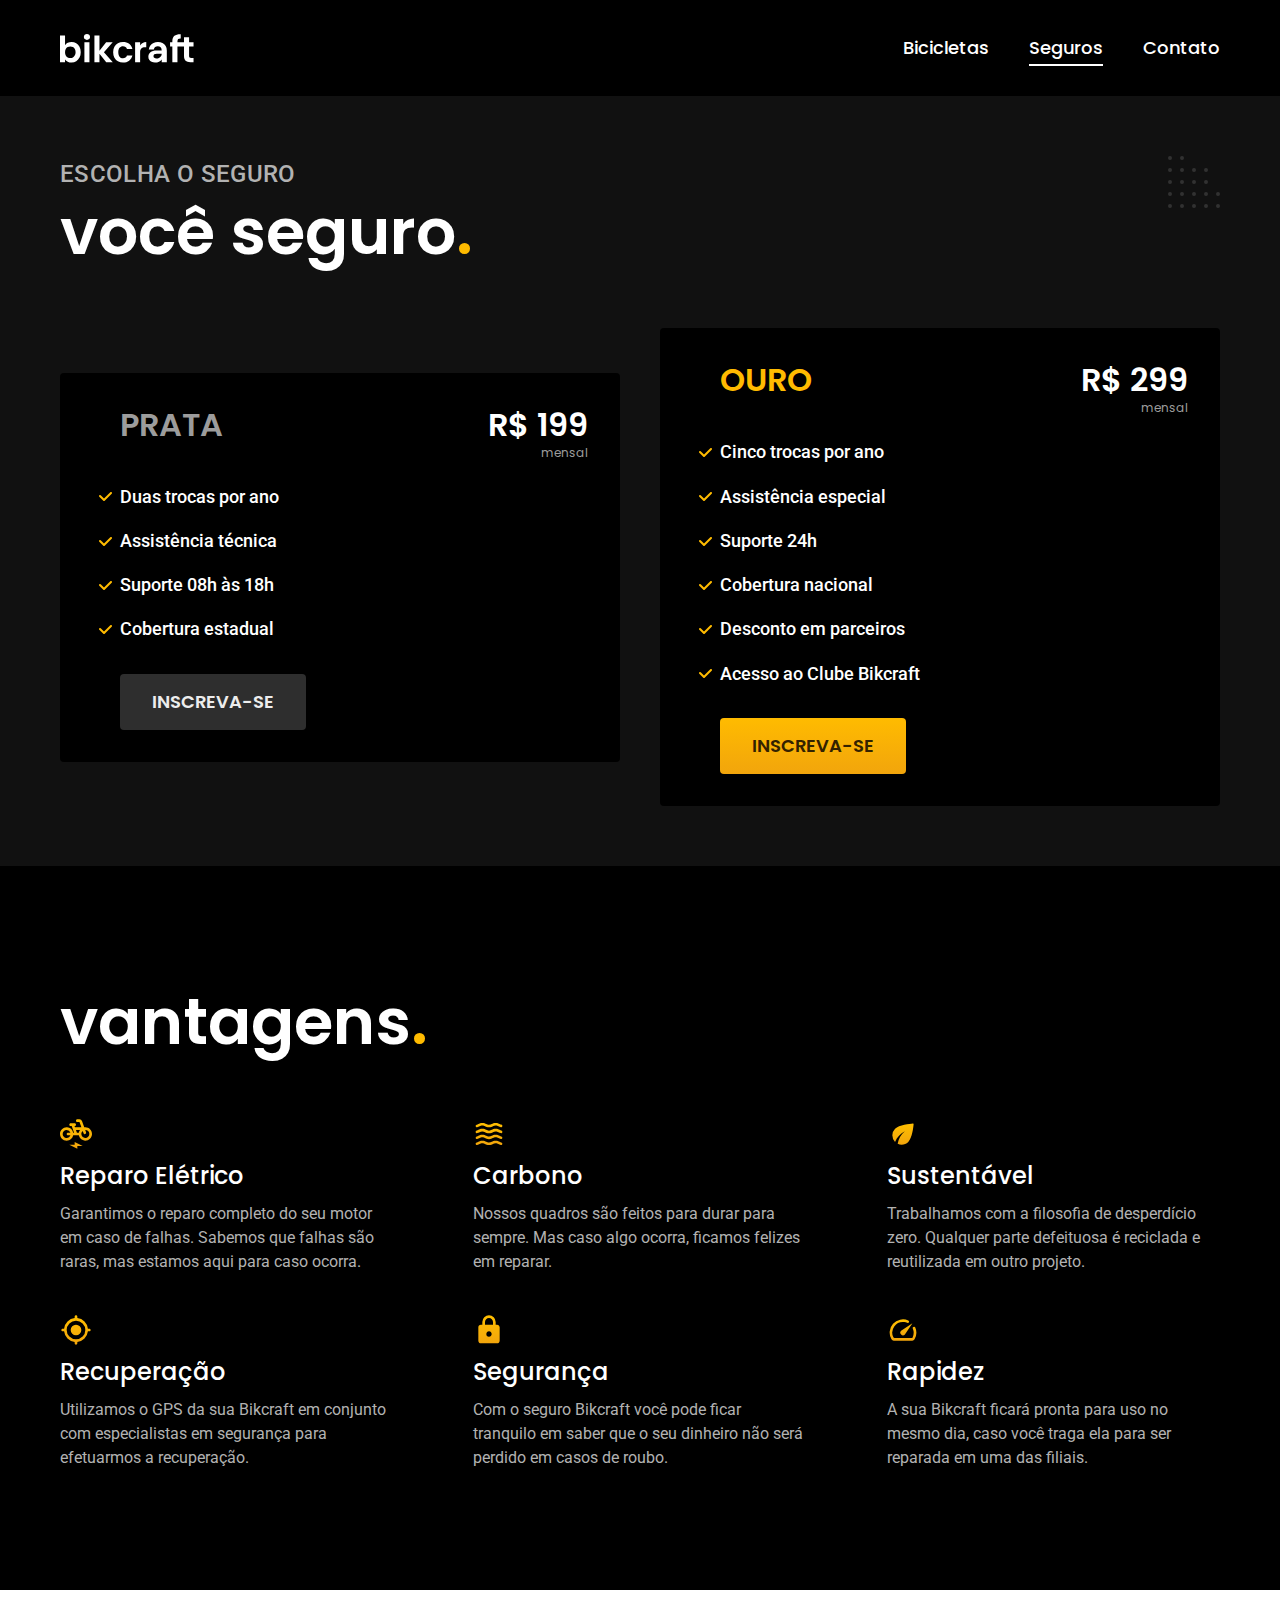
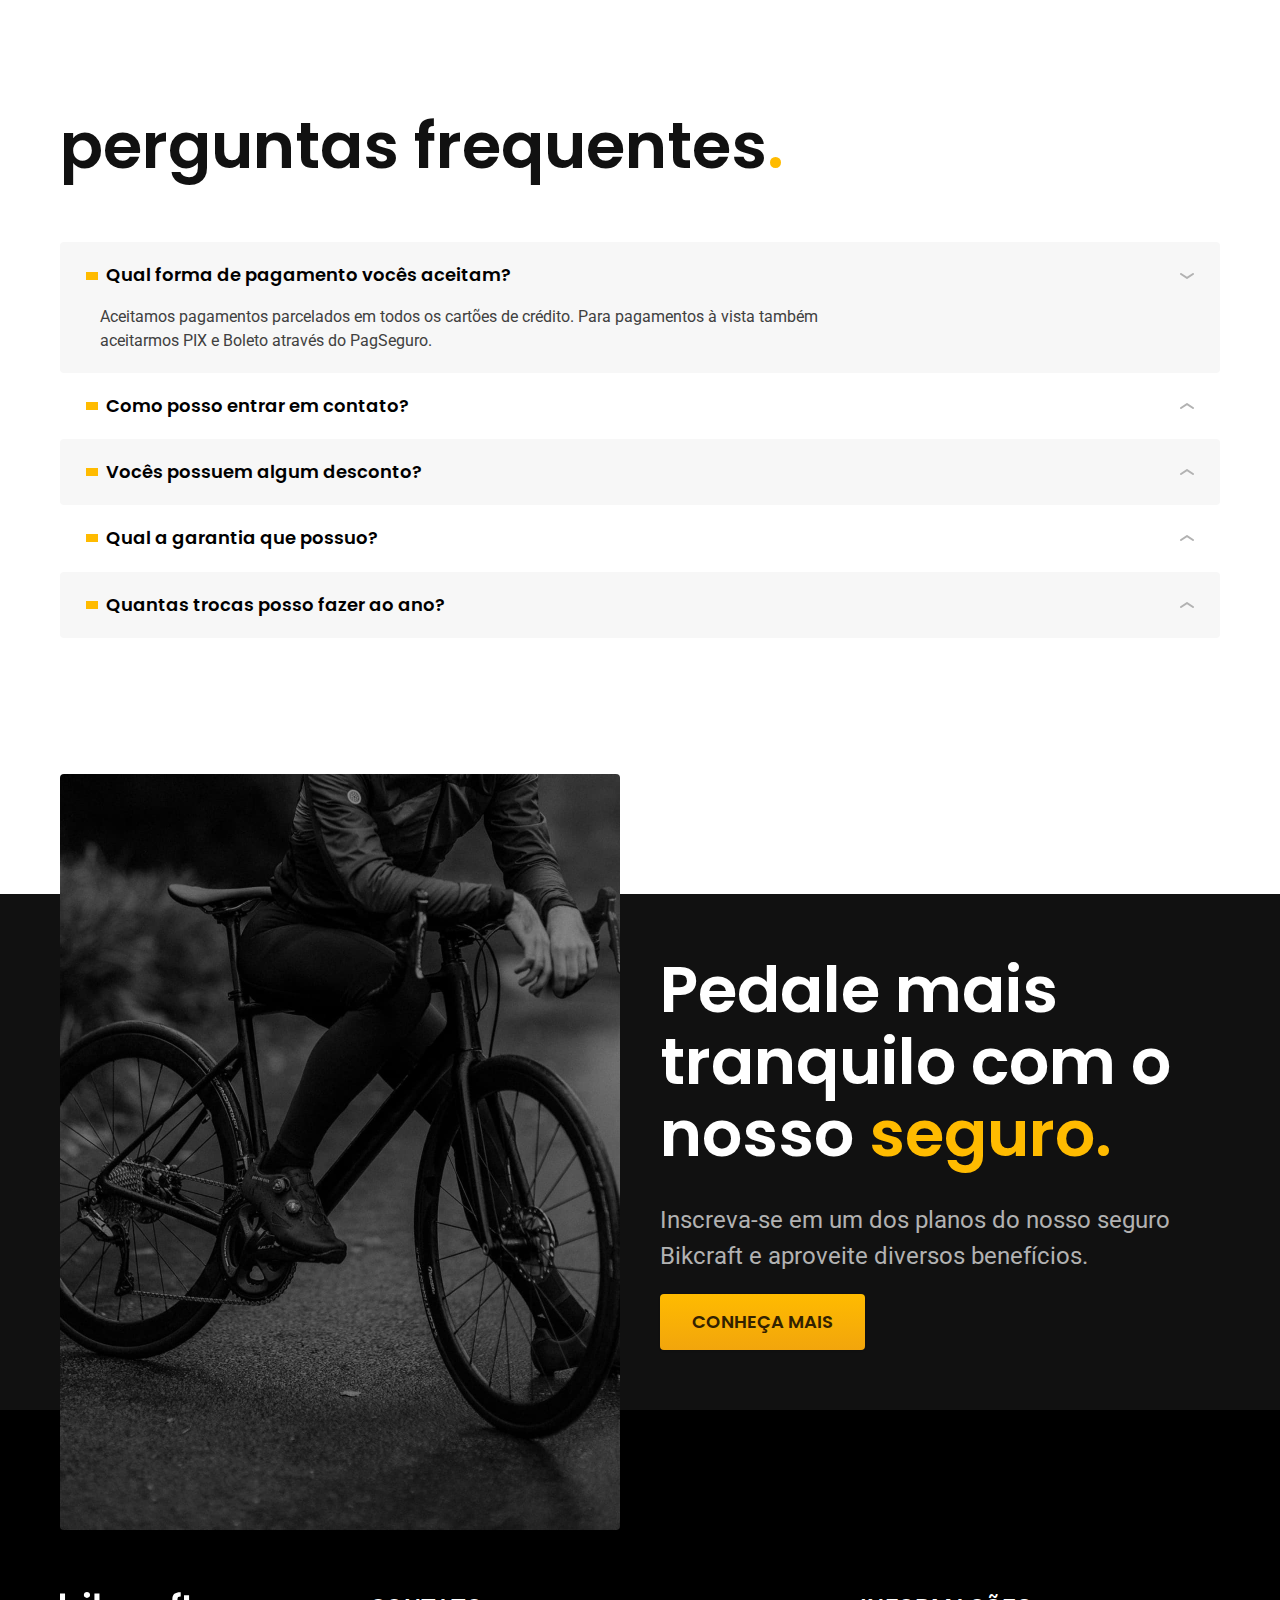
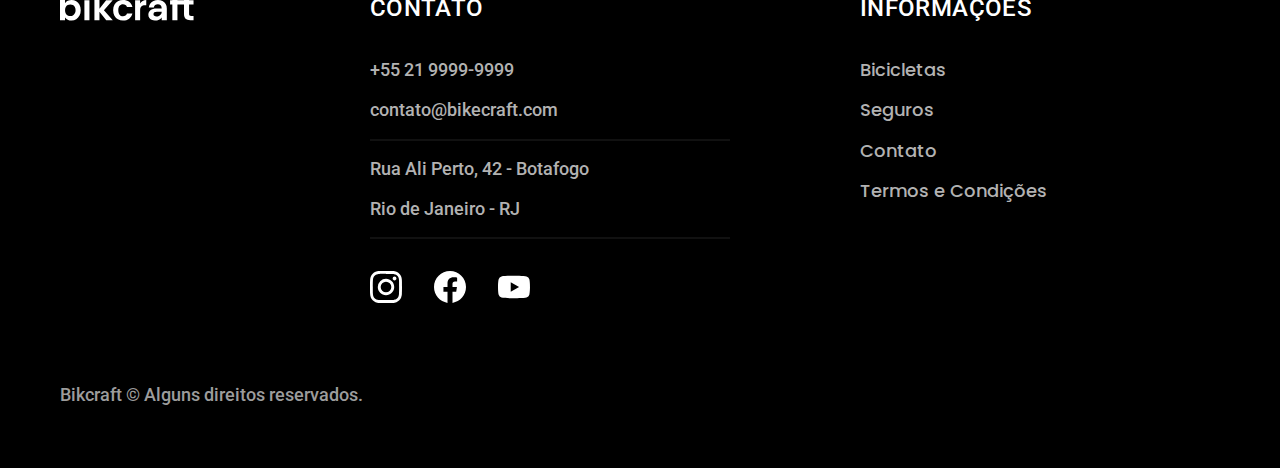
<file: seguros.html>
<!DOCTYPE html>
<html lang="pt-br">
<head>
    <meta charset="UTF-8">
    <meta http-equiv="X-UA-Compatible" content="IE=edge">
    <meta name="viewport" content="width=device-width, initial-scale=1.0">
    <meta name="description" content="Termos e condições.">
    <link rel="icon" href="./favicon.svg" type="image/svg+xml">
    <link rel="preload" href="./css/style.css" as="style">
    <link rel="stylesheet" href="./css/style.css">
    <link rel="preconnect" href="https://fonts.googleapis.com">
    <link rel="preconnect" href="https://fonts.gstatic.com" crossorigin>
    <link href="https://fonts.googleapis.com/css2?family=Merriweather:ital,wght@1,900&family=Poppins:wght@400;600&family=Roboto:wght@400;500&display=swap" rel="stylesheet">
    <title>Seguros | Bikecraf</title>


    <script>document.documentElement.classList.add('js');</script>
</head>
<body id="seguros">
    <header class="header-bg">
        
        <div class="container header">
            <a href="./">
                <img src="img/bikcraft.svg" alt="Bikecraft">
            </a>
            <nav aria-label="primaria">
                <ul class="header-menu cor-0 font-1-m">
                    <li><a href="./bicicletas.html">Bicicletas</a></li>
                    <li><a href="./seguros.html">Seguros</a></li>
                    <li><a href="./contato.html">Contato</a></li>
                </ul>
            </nav>
        </div>
    </header>

    <main class="seguros-bg">
        <div class="titulo-bg">
            <div class="titulo container">
                <p class="font-2-l-b cor-5">ESCOLHA O SEGURO</p>
                <h1 class="font-1-xxl cor-0">você seguro<span class="cor-p1">.</span></h1>
            </div>
        </div>

            <div class="seguros container">
    
                <div class="seguros-item fadeInLeft" data-anime="200">
                    <h3 class="font-1-xl cor-6">PRATA</h3>
                    <span class="font-1-xl cor-0">R$ 199<span class="font-1-xs cor-6">mensal</span></span>
                    <ul class="font-2-m cor-0">
                        <li>Duas trocas por ano</li>
                        <li>Assistência técnica</li>
                        <li>Suporte 08h às 18h</li>
                        <li>Cobertura estadual</li>
                    </ul>
                    <a class="botao secundario" href="./orcamento.html?tipo=seguro&produto=prata">Inscreva-se</a>
                </div>
    
                <div class="seguros-item fadeInRight" data-anime="400">
                    <h3 class="font-1-xl cor-p1">OURO</h3>
                    <span class="font-1-xl cor-0">R$ 299<span class="font-1-xs cor-6">mensal</span></span>
                    <ul class="font-2-m cor-0">
                        <li>Cinco trocas por ano</li>
                        <li>Assistência especial</li>
                        <li>Suporte 24h</li>
                        <li>Cobertura nacional</li>
                        <li>Desconto em parceiros</li>
                        <li>Acesso ao Clube Bikcraft</li>
                    </ul>
                    <a class="botao" href="./orcamento.html?tipo=seguro&produto=ouro">Inscreva-se</a>
                </div>
            </div>
    </main>

    <article class="vantagens-bg">
        <div class="vantagens container"> 
            <h2 class="font-1-xxl cor-0">vantagens<span class="cor-p1">.</span></h2>
            <ul>
                <li>
                    <img src="img/icones/eletrica.svg" alt="">
                    <h3 class="font-1-l cor-0">Reparo Elétrico</h3>
                    <p class="font-2-s cor-5">Garantimos o reparo completo do seu motor em caso de falhas. Sabemos que falhas são raras, mas estamos aqui para caso ocorra.</p>
                </li>

                <li>
                    <img src="img/icones/carbono.svg" alt="">
                    <h3 class="font-1-l cor-0">Carbono</h3>
                    <p class="font-2-s cor-5">Nossos quadros são feitos para durar para sempre. Mas caso algo ocorra, ficamos felizes em reparar.</p>
                </li>

                <li>
                    <img src="img/icones/sustentavel.svg" alt="">
                    <h3 class="font-1-l cor-0">Sustentável</h3>
                    <p class="font-2-s cor-5">Trabalhamos com a filosofia de desperdício zero. Qualquer parte defeituosa é reciclada e reutilizada em outro projeto.</p>
                </li>

                <li>
                    <img src="img/icones/rastreador.svg" alt="">
                    <h3 class="font-1-l cor-0">Recuperação</h3>
                    <p class="font-2-s cor-5">Utilizamos o GPS da sua Bikcraft em conjunto com especialistas em segurança para efetuarmos a recuperação.</p>
                </li>

                <li>
                    <img src="img/icones/seguro.svg" alt="">
                    <h3 class="font-1-l cor-0">Segurança</h3>
                    <p class="font-2-s cor-5">Com o seguro Bikcraft você pode ficar tranquilo em saber que o seu dinheiro não será perdido em casos de roubo.</p>
                </li>

                <li>
                    <img src="img/icones/velocidade.svg" alt="">
                    <h3 class="font-1-l cor-0">Rapidez</h3>
                    <p class="font-2-s cor-5">A sua Bikcraft ficará pronta para uso no mesmo dia, caso você traga ela para ser reparada em uma das filiais.</p>
                </li>
            </ul>
        </div>
    </article>

    <article class="perguntas container">
        <h2 class="font-1-xxl">perguntas frequentes<span class="cor-p1">.</span></h2>

        <dl>
            <div>
                <dt><button class="font-1-m-b" aria-controls="pergunta1" aria-expanded="true">Qual forma de pagamento vocês aceitam?</button></dt>
                <dd id="pergunta1" class="font-2-s cor-9 ativa">Aceitamos pagamentos parcelados em todos os cartões de crédito. Para pagamentos à vista também aceitarmos PIX e Boleto através do PagSeguro.</dd>
            </div>

            <div>
                <dt><button class="font-1-m-b" aria-controls="pergunta2" aria-expanded="false">Como posso entrar em contato?</button></dt>
                <dd id="pergunta2" class="font-2-s cor-9">Aceitamos pagamentos parcelados em todos os cartões de crédito. Para pagamentos à vista também aceitarmos PIX e Boleto através do PagSeguro.</dd>
            </div>

            <div>
                <dt><button class="font-1-m-b" aria-controls="pergunta3" aria-expanded="false">Vocês possuem algum desconto?</button></dt>
                <dd id="pergunta3" class="font-2-s cor-9">Aceitamos pagamentos parcelados em todos os cartões de crédito. Para pagamentos à vista também aceitarmos PIX e Boleto através do PagSeguro.</dd>
            </div>

            <div>
                <dt><button class="font-1-m-b" aria-controls="pergunta4" aria-expanded="false">Qual a garantia que possuo?</button></dt>
                <dd id="pergunta4" class="font-2-s cor-9">Aceitamos pagamentos parcelados em todos os cartões de crédito. Para pagamentos à vista também aceitarmos PIX e Boleto através do PagSeguro.</dd>
            </div>

            <div>
                <dt><button class="font-1-m-b" aria-controls="pergunta5" aria-expanded="false">Quantas trocas posso fazer ao ano?</button></dt>
                <dd id="pergunta5" class="font-2-s cor-9">Aceitamos pagamentos parcelados em todos os cartões de crédito. Para pagamentos à vista também aceitarmos PIX e Boleto através do PagSeguro.</dd>
            </div>
        </dl>
        
    </article>

    <article class="seguro-bg">
        <div class="seguro container">
            <div class="seguro-imagem">
                <img src="./img/fotos/seguros.jpg" alt="Pessoa para em cima de um bicicleta.">
            </div>

            <div class="seguro-conteudo">
                <h2 class="font-1-xxl cor-0">Pedale mais tranquilo com o nosso <span class="cor-p1">seguro.</span></h2>
                <p class="font-2-l cor-5">Inscreva-se em um dos planos do nosso seguro Bikcraft e aproveite diversos benefícios.</p>
                <a class="botao" href="">conheça mais</a>
            </div>
        </div>
    </article>

    <footer class="footer-bg">
        <div class="footer container">
            <img src="img/bikcraft.svg" alt="Bikecraft">
            <div class="footer-contato">
                <h3 class="font-2-l-b cor-0">Contato</h3>
                <ul class="font-2-m cor-5">
                    <li><a href="tel:+552199999999">+55 21 9999-9999</a></li>
                    <li><a href="mailto:contato@bikecraft.com">contato@bikecraft.com</a></li>
                    <li>Rua Ali Perto, 42 - Botafogo</li>
                    <li>Rio de Janeiro - RJ</li>
                </ul>
                <div class="footer-redes">
                    <a href="./">
                        <img src="img/redes/instagram.svg" alt="instagram">
                    </a>
                    <a href="./">
                        <img src="img/redes/facebook.svg" alt="facebook">
                    </a>
                    <a href="./">
                        <img src="img/redes/youtube.svg" alt="youtube">
                    </a>
                </div>
            </div>

            <div class="footer-informacoes">
                <h3 class="font-2-l-b cor-0">Informações</h3>
                <nav>
                    <ul class="font-1-m cor-5">
                        <li><a href="./bicicletas.html">Bicicletas</a></li>
                        <li><a href="./seguros.html">Seguros</a></li>
                        <li><a href="./contato.html">Contato</a></li>
                        <li><a href="./termos.html">Termos e Condições</a></li>
                    </ul>
                </nav>
            </div>

            <p class="font-2-m cor-6 footer-copy">Bikcraft © Alguns direitos reservados.</p>
        </div>
    </footer>

    <script src="./js/plugins/simple-anime.js"></script>
    <script src="./js/script.js"></script>
</body>
</html>
</file>
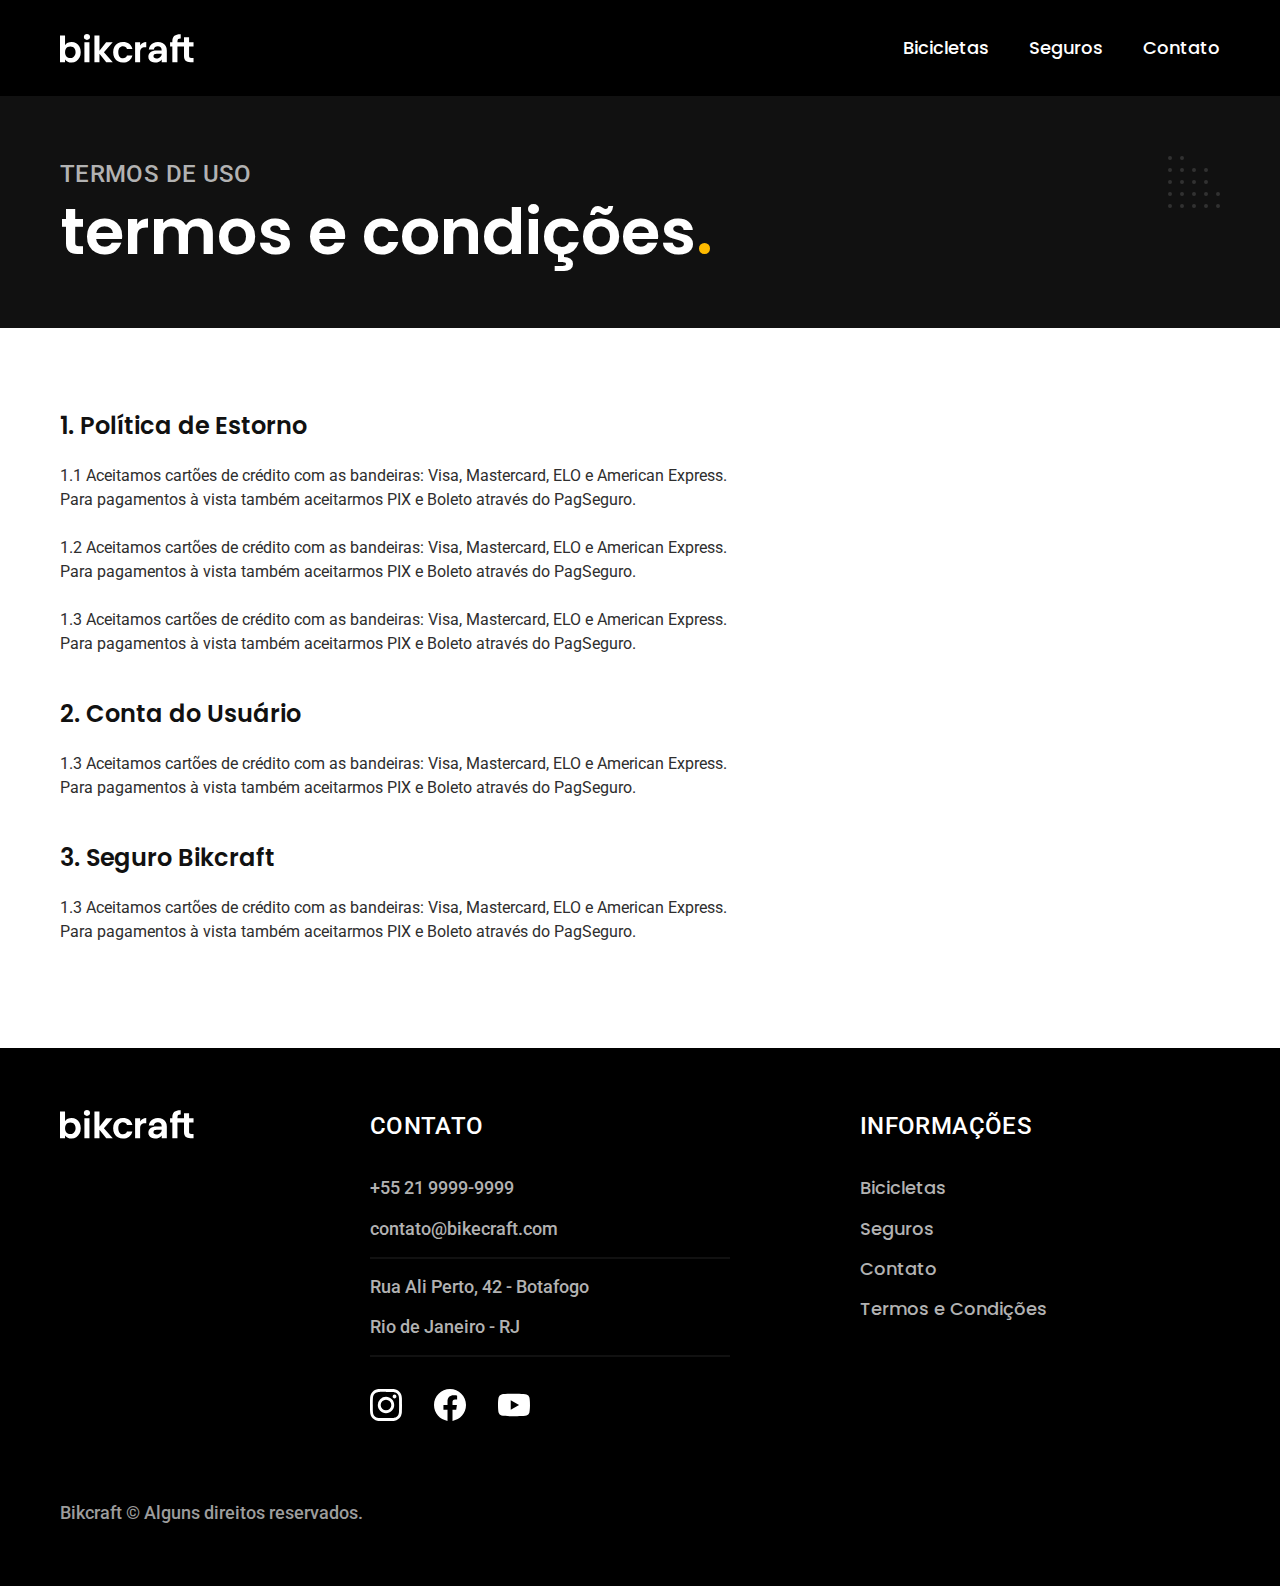
<file: termos.html>
<!DOCTYPE html>
<html lang="pt-br">
<head>
    <meta charset="UTF-8">
    <meta http-equiv="X-UA-Compatible" content="IE=edge">
    <meta name="viewport" content="width=device-width, initial-scale=1.0">
    <meta name="description" content="Termos e condições.">
    <link rel="icon" href="./favicon.svg" type="image/svg+xml">
    <link rel="preload" href="./css/style.css" as="style">
    <link rel="stylesheet" href="./css/style.css">
    <link rel="preconnect" href="https://fonts.googleapis.com">
    <link rel="preconnect" href="https://fonts.gstatic.com" crossorigin>
    <link href="https://fonts.googleapis.com/css2?family=Merriweather:ital,wght@1,900&family=Poppins:wght@400;600&family=Roboto:wght@400;500&display=swap" rel="stylesheet">
    <title>Termos e Condições | Bikecraf</title>
    <script>document.documentElement.classList.add('js');</script>
</head>
<body id="termos">
    <header class="header-bg">
        
        <div class="container header">
            <a href="./">
                <img src="img/bikcraft.svg" alt="Bikecraft">
            </a>
            <nav aria-label="primaria">
                <ul class="header-menu cor-0 font-1-m">
                    <li><a href="./bicicletas.html">Bicicletas</a></li>
                    <li><a href="./seguros.html">Seguros</a></li>
                    <li><a href="./contato.html">Contato</a></li>
                </ul>
            </nav>
        </div>
    </header>

    <main>
        <div class="titulo-bg">
            <div class="titulo container">
                <p class="font-2-l-b cor-5">Termos de uso</p>
                <h1 class="font-1-xxl cor-0">termos e condições<span class="cor-p1">.</span></h1>
            </div>
        </div>

        <div class="termos font-2-s cor-10 container">
            <h2 class="font-1-l cor-11">1. Política de Estorno</h2>
            <p>1.1 Aceitamos cartões de crédito com as bandeiras: Visa, Mastercard, ELO e American Express. Para pagamentos à vista também aceitarmos PIX e Boleto através do PagSeguro.</p>
            <p>1.2 Aceitamos cartões de crédito com as bandeiras: Visa, Mastercard, ELO e American Express. Para pagamentos à vista também aceitarmos PIX e Boleto através do PagSeguro.</p>
            <p>1.3 Aceitamos cartões de crédito com as bandeiras: Visa, Mastercard, ELO e American Express. Para pagamentos à vista também aceitarmos PIX e Boleto através do PagSeguro.</p>

            <h2 class="font-1-l cor-11">2. Conta do Usuário</h2>
            <p>1.3 Aceitamos cartões de crédito com as bandeiras: Visa, Mastercard, ELO e American Express. Para pagamentos à vista também aceitarmos PIX e Boleto através do PagSeguro.</p>

            <h2 class="font-1-l cor-11">3. Seguro Bikcraft</h2>
            <p>1.3 Aceitamos cartões de crédito com as bandeiras: Visa, Mastercard, ELO e American Express. Para pagamentos à vista também aceitarmos PIX e Boleto através do PagSeguro.</p>
        </div>
    </main>

    <footer class="footer-bg">
        <div class="footer container">
            <img src="img/bikcraft.svg" alt="Bikecraft">
            <div class="footer-contato">
                <h3 class="font-2-l-b cor-0">Contato</h3>
                <ul class="font-2-m cor-5">
                    <li><a href="tel:+552199999999">+55 21 9999-9999</a></li>
                    <li><a href="mailto:contato@bikecraft.com">contato@bikecraft.com</a></li>
                    <li>Rua Ali Perto, 42 - Botafogo</li>
                    <li>Rio de Janeiro - RJ</li>
                </ul>
                <div class="footer-redes">
                    <a href="./">
                        <img src="img/redes/instagram.svg" alt="instagram">
                    </a>
                    <a href="./">
                        <img src="img/redes/facebook.svg" alt="facebook">
                    </a>
                    <a href="./">
                        <img src="img/redes/youtube.svg" alt="youtube">
                    </a>
                </div>
            </div>

            <div class="footer-informacoes">
                <h3 class="font-2-l-b cor-0">Informações</h3>
                <nav>
                    <ul class="font-1-m cor-5">
                        <li><a href="./bicicletas.html">Bicicletas</a></li>
                        <li><a href="./seguros.html">Seguros</a></li>
                        <li><a href="./contato.html">Contato</a></li>
                        <li><a href="./termos.html">Termos e Condições</a></li>
                    </ul>
                </nav>
            </div>

            <p class="font-2-m cor-6 footer-copy">Bikcraft © Alguns direitos reservados.</p>
        </div>
    </footer>
    <script src="./js/script.js"></script>
</body>
</html>
</file>
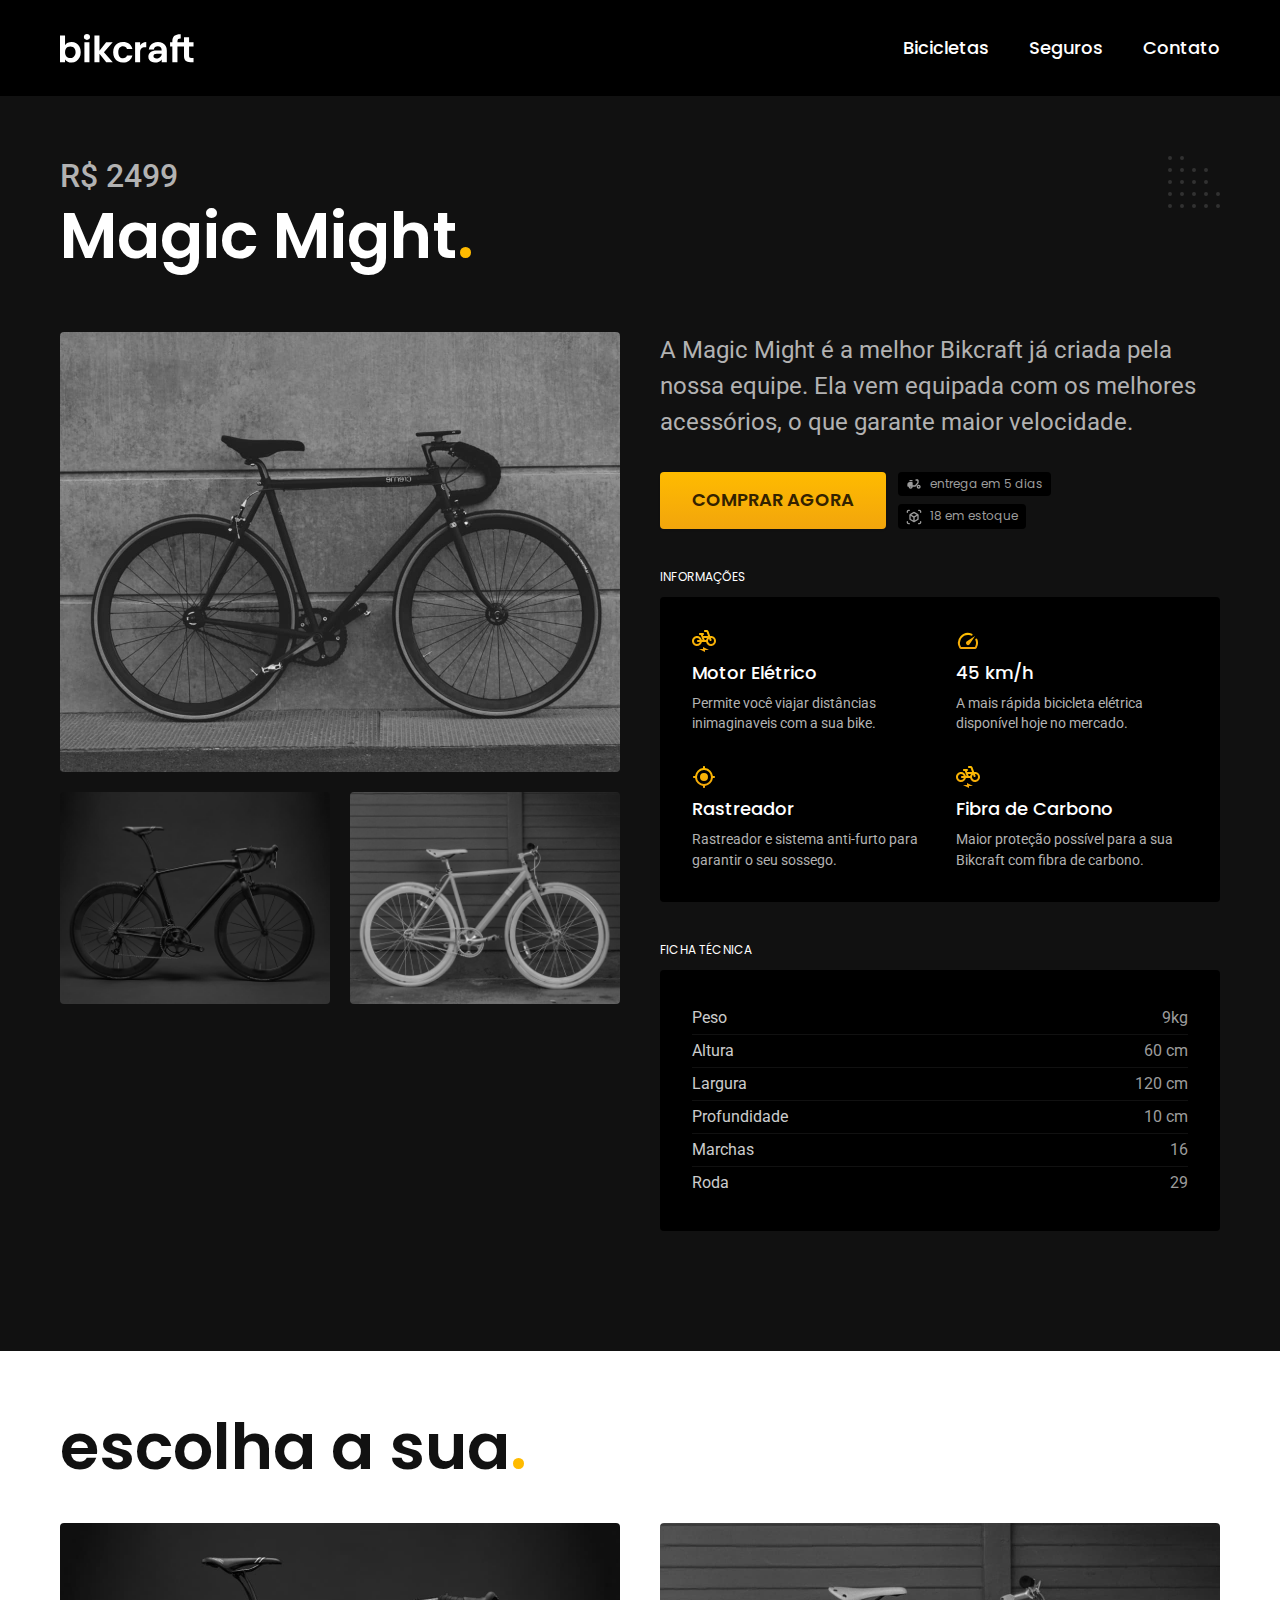
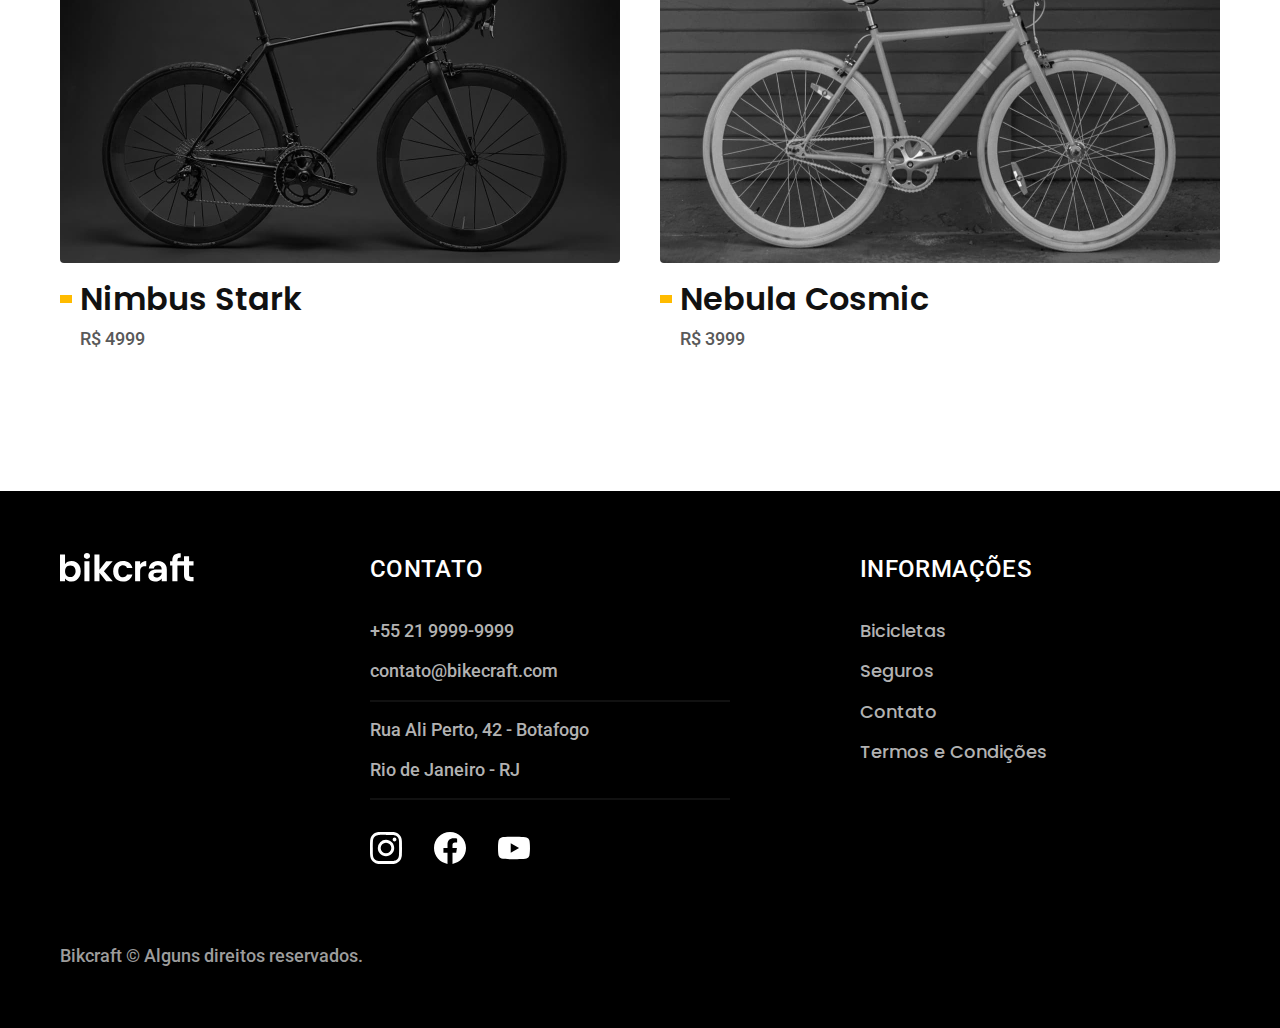
<file: bicicletas/magic.html>
<!DOCTYPE html>
<html lang="pt-br">
<head>
    <meta charset="UTF-8">
    <meta http-equiv="X-UA-Compatible" content="IE=edge">
    <meta name="viewport" content="width=device-width, initial-scale=1.0">
    <meta name="description" content="Termos e condições.">
    <link rel="stylesheet" href="../css/style.css">
    <link rel="icon" href="../favicon.svg" type="image/svg+xml">

    <link rel="preconnect" href="https://fonts.googleapis.com">
    <link rel="preconnect" href="https://fonts.gstatic.com" crossorigin>
    <link href="https://fonts.googleapis.com/css2?family=Merriweather:ital,wght@1,900&family=Poppins:wght@400;600&family=Roboto:wght@400;500&display=swap" rel="stylesheet">
    <title>Magic | Bikecraf</title>
    <script>document.documentElement.classList.add('js');</script>
</head>
<body id="bicicleta">
    <header class="header-bg">
        
        <div class="container header">
            <a href="../">
                <img src="../img/bikcraft.svg" alt="Bikecraft">
            </a>
            <nav aria-label="primaria">
                <ul class="header-menu cor-0 font-1-m">
                    <li><a href="../bicicletas.html">Bicicletas</a></li>
                    <li><a href="../seguros.html">Seguros</a></li>
                    <li><a href="../contato.html">Contato</a></li>
                </ul>
            </nav>
        </div>
    </header>

    <main class="titulo-bg">
        <div>
            <div class="titulo container">
                <p class="font-2-xl cor-5">R$ 2499</p>
                <h1 class="font-1-xxl cor-0">Magic Might<span class="cor-p1">.</span></h1>
            </div>
        </div>
        <div class="bicicleta container">
            <div class="bicicleta-imagens">
                <img src="../img/bicicleta/nimbus2.jpg" alt="Bicicleta 1">
                <img src="../img/bicicleta/nimbus1.jpg" alt="Bicicleta 2">
                <img src="../img/bicicleta/nimbus3.jpg" alt="Bicicleta 3">
            </div>

            <div class="bicicleta-conteudo">
                <p class="font-2-l cor-5">A Magic Might é a melhor Bikcraft já criada pela nossa equipe. Ela vem equipada com os melhores acessórios, o que garante maior velocidade.</p>

                <div class="bicicleta-comprar">
                    <a class="botao" href="../orcamento.html?tipo=bikcraft&produto=magic">Comprar Agora</a>
                    <span class="font-1-xs cor-6"><img src="../img/icones/entrega.svg" alt=""> entrega em 5 dias</span>
                    <span class="font-1-xs cor-6"><img src="../img/icones/estoque.svg" alt="">18 em estoque</span>
                </div>

                <h2 class="font-1-xs cor-0">Informações</h2>
                <ul class="bicicleta-informacoes">
                <li>
                    <img src="../img/icones/eletrica.svg" alt="">
                    <h3 class="font-1-m cor-0">Motor Elétrico</h3>
                    <p class="font-2-xs cor-5">Permite você viajar distâncias inimaginaveis com a sua bike.</p>
                </li>

                <li>
                    <img src="../img/icones/velocidade.svg" alt="">
                    <h3 class="font-1-m cor-0">45 km/h</h3>
                    <p class="font-2-xs cor-5">A mais rápida bicicleta elétrica disponível hoje no mercado.</p>
                </li>

                <li>
                    <img src="../img/icones/rastreador.svg" alt="">
                    <h3 class="font-1-m cor-0">Rastreador</h3>
                    <p class="font-2-xs cor-5">Rastreador e sistema anti-furto para garantir o seu sossego.</p>
                </li>

                <li>
                    <img src="../img/icones/eletrica.svg" alt="">
                    <h3 class="font-1-m cor-0">Fibra de Carbono</h3>
                    <p class="font-2-xs cor-5">Maior proteção possível para a sua Bikcraft com fibra de carbono.</p>
                </li>
                </ul>
                <h2 class="font-1-xs cor-0">Ficha Técnica</h2>
                 <ul class="bicicleta-ficha font-2-s cor-4">
                    <li>Peso <span>9kg</span></li>
                    <li>Altura <span>60 cm</span></li>
                    <li>Largura <span>120 cm</span></li>
                    <li>Profundidade <span>10 cm</span></li>
                    <li>Marchas <span>16</span></li>
                    <li>Roda <span>29</span></li>
                 </ul>
            </div>

        </div>
    </main>

    <article class="bicicletas-lista container">
        <h2 class="font-1-xxl">escolha a sua<span class="cor-p1">.</span></h2>

        <ul>
            <li>
                <a href="./nimbus.html">
                    <img src="../img/bicicletas/nimbus.jpg" alt="Bicicleta preta">
                    <h3 class="font-1-xl">Nimbus Stark</h3>
                    <span class="font-2-m cor-8">R$ 4999</span>
                </a>
            </li>

            <li>
                <a href="./nebula.html">
                    <img src="../img/bicicletas/nebula.jpg" alt="Bicicleta branca">
                    <h3 class="font-1-xl">Nebula Cosmic</h3>
                    <span class="font-2-m cor-8">R$ 3999</span>
                </a>
            </li>
        </ul>
    </article>

    <footer class="footer-bg">
        <div class="footer container">
            <img src="../img/bikcraft.svg" alt="Bikecraft">
            <div class="footer-contato">
                <h3 class="font-2-l-b cor-0">Contato</h3>
                <ul class="font-2-m cor-5">
                    <li><a href="tel:+552199999999">+55 21 9999-9999</a></li>
                    <li><a href="mailto:contato@bikecraft.com">contato@bikecraft.com</a></li>
                    <li>Rua Ali Perto, 42 - Botafogo</li>
                    <li>Rio de Janeiro - RJ</li>
                </ul>
                <div class="footer-redes">
                    <a href="../">
                        <img src="../img/redes/instagram.svg" alt="instagram">
                    </a>
                    <a href="../">
                        <img src="../img/redes/facebook.svg" alt="facebook">
                    </a>
                    <a href="../">
                        <img src="../img/redes/youtube.svg" alt="youtube">
                    </a>
                </div>
            </div>

            <div class="footer-informacoes">
                <h3 class="font-2-l-b cor-0">Informações</h3>
                <nav>
                    <ul class="font-1-m cor-5">
                        <li><a href="../bicicletas.html">Bicicletas</a></li>
                        <li><a href="../seguros.html">Seguros</a></li>
                        <li><a href="../contato.html">Contato</a></li>
                        <li><a href="../termos.html">Termos e Condições</a></li>
                    </ul>
                </nav>
            </div>

            <p class="font-2-m cor-6 footer-copy">Bikcraft © Alguns direitos reservados.</p>
        </div>
    </footer>
    <script src="../js/script.js"></script>
</body>
</html>
</file>
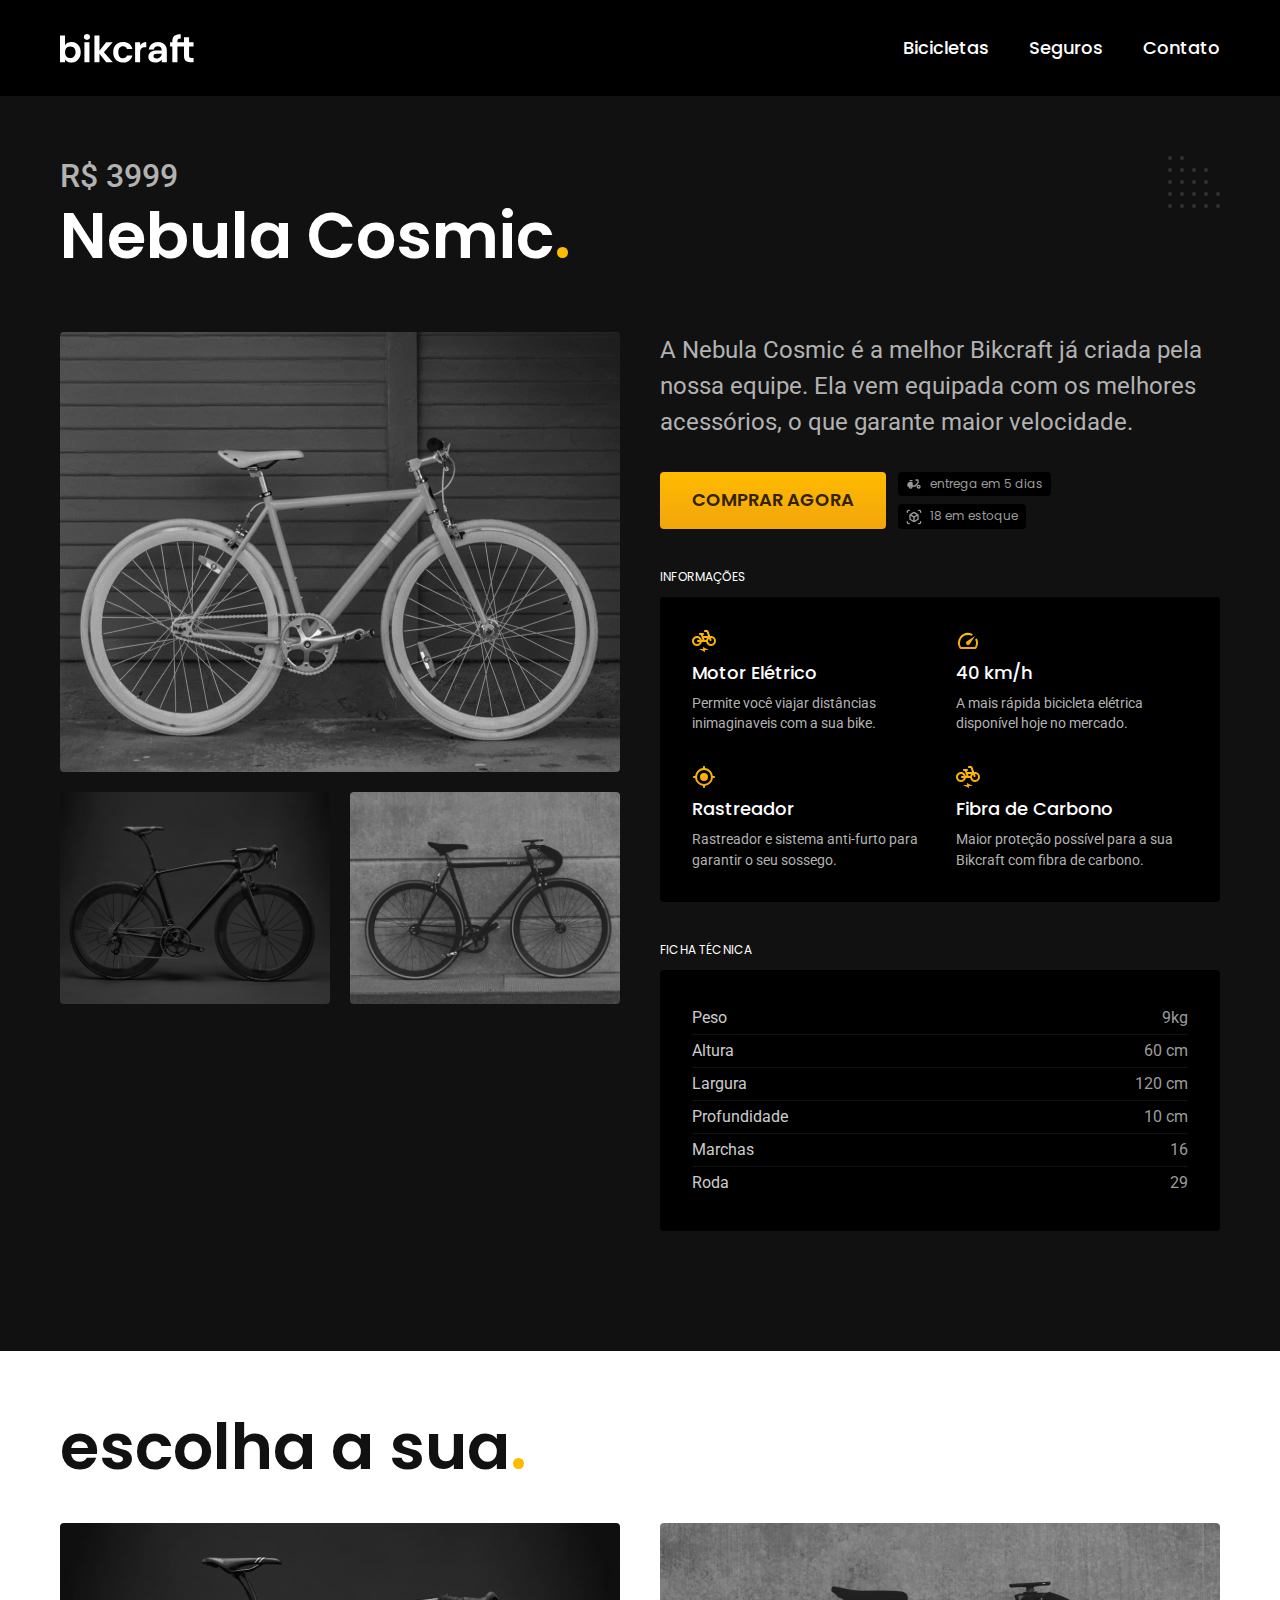
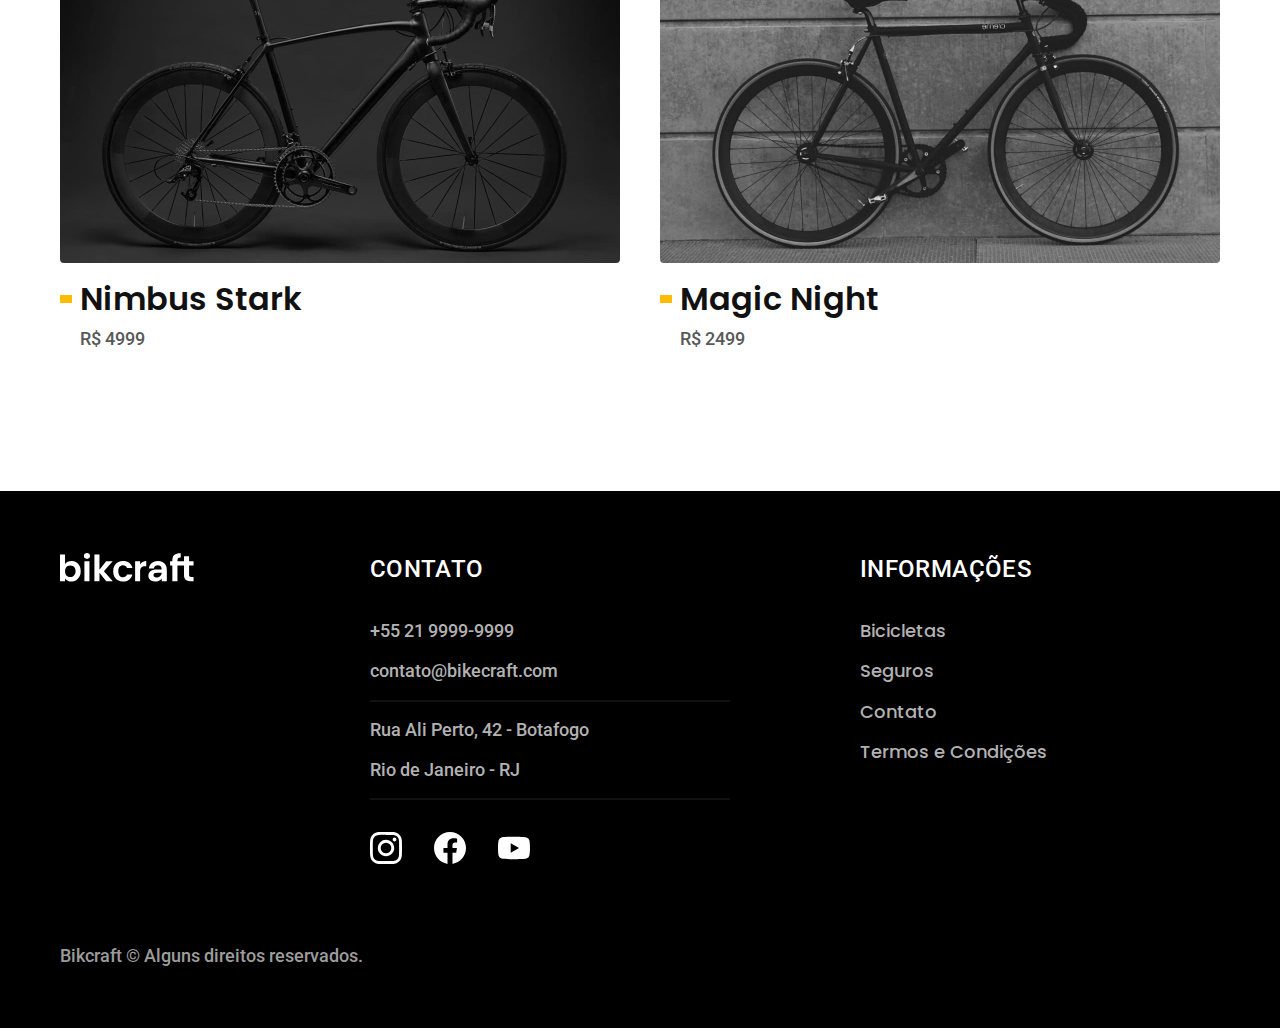
<file: bicicletas/nebula.html>
<!DOCTYPE html>
<html lang="pt-br">
<head>
    <meta charset="UTF-8">
    <meta http-equiv="X-UA-Compatible" content="IE=edge">
    <meta name="viewport" content="width=device-width, initial-scale=1.0">
    <meta name="description" content="Termos e condições.">
    <link rel="stylesheet" href="../css/style.css">
    <link rel="icon" href="../favicon.svg" type="image/svg+xml">


    <link rel="preconnect" href="https://fonts.googleapis.com">
    <link rel="preconnect" href="https://fonts.gstatic.com" crossorigin>
    <link href="https://fonts.googleapis.com/css2?family=Merriweather:ital,wght@1,900&family=Poppins:wght@400;600&family=Roboto:wght@400;500&display=swap" rel="stylesheet">
    <title>Nebula | Bikecraf</title>
    <script>document.documentElement.classList.add('js');</script>
</head>
<body id="bicicleta">
    <header class="header-bg">
        
        <div class="container header">
            <a href="../">
                <img src="../img/bikcraft.svg" alt="Bikecraft">
            </a>
            <nav aria-label="primaria">
                <ul class="header-menu cor-0 font-1-m">
                    <li><a href="../bicicletas.html">Bicicletas</a></li>
                    <li><a href="../seguros.html">Seguros</a></li>
                    <li><a href="../contato.html">Contato</a></li>
                </ul>
            </nav>
        </div>
    </header>

    <main class="titulo-bg">
        <div>
            <div class="titulo container">
                <p class="font-2-xl cor-5">R$ 3999</p>
                <h1 class="font-1-xxl cor-0">Nebula Cosmic<span class="cor-p1">.</span></h1>
            </div>
        </div>
        <div class="bicicleta container">
            <div class="bicicleta-imagens">
                <img src="../img/bicicleta/nimbus3.jpg" alt="">
                <img src="../img/bicicleta/nimbus1.jpg" alt="">
                <img src="../img/bicicleta/nimbus2.jpg" alt="">
            </div>

            <div class="bicicleta-conteudo">
                <p class="font-2-l cor-5">A Nebula Cosmic é a melhor Bikcraft já criada pela nossa equipe. Ela vem equipada com os melhores acessórios, o que garante maior velocidade.</p>

                <div class="bicicleta-comprar">
                    <a class="botao" href="../orcamento.html?tipo=bikcraft&produto=nebula">Comprar Agora</a>
                    <span class="font-1-xs cor-6"><img src="../img/icones/entrega.svg" alt=""> entrega em 5 dias</span>
                    <span class="font-1-xs cor-6"><img src="../img/icones/estoque.svg" alt="">18 em estoque</span>
                </div>

                <h2 class="font-1-xs cor-0">Informações</h2>
                <ul class="bicicleta-informacoes">
                <li>
                    <img src="../img/icones/eletrica.svg" alt="">
                    <h3 class="font-1-m cor-0">Motor Elétrico</h3>
                    <p class="font-2-xs cor-5">Permite você viajar distâncias inimaginaveis com a sua bike.</p>
                </li>

                <li>
                    <img src="../img/icones/velocidade.svg" alt="">
                    <h3 class="font-1-m cor-0">40 km/h</h3>
                    <p class="font-2-xs cor-5">A mais rápida bicicleta elétrica disponível hoje no mercado.</p>
                </li>

                <li>
                    <img src="../img/icones/rastreador.svg" alt="">
                    <h3 class="font-1-m cor-0">Rastreador</h3>
                    <p class="font-2-xs cor-5">Rastreador e sistema anti-furto para garantir o seu sossego.</p>
                </li>

                <li>
                    <img src="../img/icones/eletrica.svg" alt="">
                    <h3 class="font-1-m cor-0">Fibra de Carbono</h3>
                    <p class="font-2-xs cor-5">Maior proteção possível para a sua Bikcraft com fibra de carbono.</p>
                </li>
                </ul>
                <h2 class="font-1-xs cor-0">Ficha Técnica</h2>
                 <ul class="bicicleta-ficha font-2-s cor-4">
                    <li>Peso <span>9kg</span></li>
                    <li>Altura <span>60 cm</span></li>
                    <li>Largura <span>120 cm</span></li>
                    <li>Profundidade <span>10 cm</span></li>
                    <li>Marchas <span>16</span></li>
                    <li>Roda <span>29</span></li>
                 </ul>
            </div>

        </div>
    </main>

    <article class="bicicletas-lista container">
        <h2 class="font-1-xxl">escolha a sua<span class="cor-p1">.</span></h2>

        <ul>
            <li>
                <a href="./nimbus.html">
                    <img src="../img/bicicletas/nimbus.jpg" alt="Bicicleta branca">
                    <h3 class="font-1-xl">Nimbus Stark</h3>
                    <span class="font-2-m cor-8">R$ 4999</span>
                </a>
            </li>
            
            <li>
                <a href="./magic.html">
                    <img src="../img/bicicletas/magic.jpg" alt="Bicicleta preta">
                    <h3 class="font-1-xl">Magic Night</h3>
                    <span class="font-2-m cor-8">R$ 2499</span>
                </a>
            </li>
        </ul>
    </article>

    <footer class="footer-bg">
        <div class="footer container">
            <img src="../img/bikcraft.svg" alt="Bikecraft">
            <div class="footer-contato">
                <h3 class="font-2-l-b cor-0">Contato</h3>
                <ul class="font-2-m cor-5">
                    <li><a href="tel:+552199999999">+55 21 9999-9999</a></li>
                    <li><a href="mailto:contato@bikecraft.com">contato@bikecraft.com</a></li>
                    <li>Rua Ali Perto, 42 - Botafogo</li>
                    <li>Rio de Janeiro - RJ</li>
                </ul>
                <div class="footer-redes">
                    <a href="../">
                        <img src="../img/redes/instagram.svg" alt="instagram">
                    </a>
                    <a href="../">
                        <img src="../img/redes/facebook.svg" alt="facebook">
                    </a>
                    <a href="../">
                        <img src="../img/redes/youtube.svg" alt="youtube">
                    </a>
                </div>
            </div>

            <div class="footer-informacoes">
                <h3 class="font-2-l-b cor-0">Informações</h3>
                <nav>
                    <ul class="font-1-m cor-5">
                        <li><a href="../bicicletas.html">Bicicletas</a></li>
                        <li><a href="../seguros.html">Seguros</a></li>
                        <li><a href="../contato.html">Contato</a></li>
                        <li><a href="../termos.html">Termos e Condições</a></li>
                    </ul>
                </nav>
            </div>

            <p class="font-2-m cor-6 footer-copy">Bikcraft © Alguns direitos reservados.</p>
        </div>
    </footer>
    <script src="../js/script.js"></script>
</body>
</html>
</file>
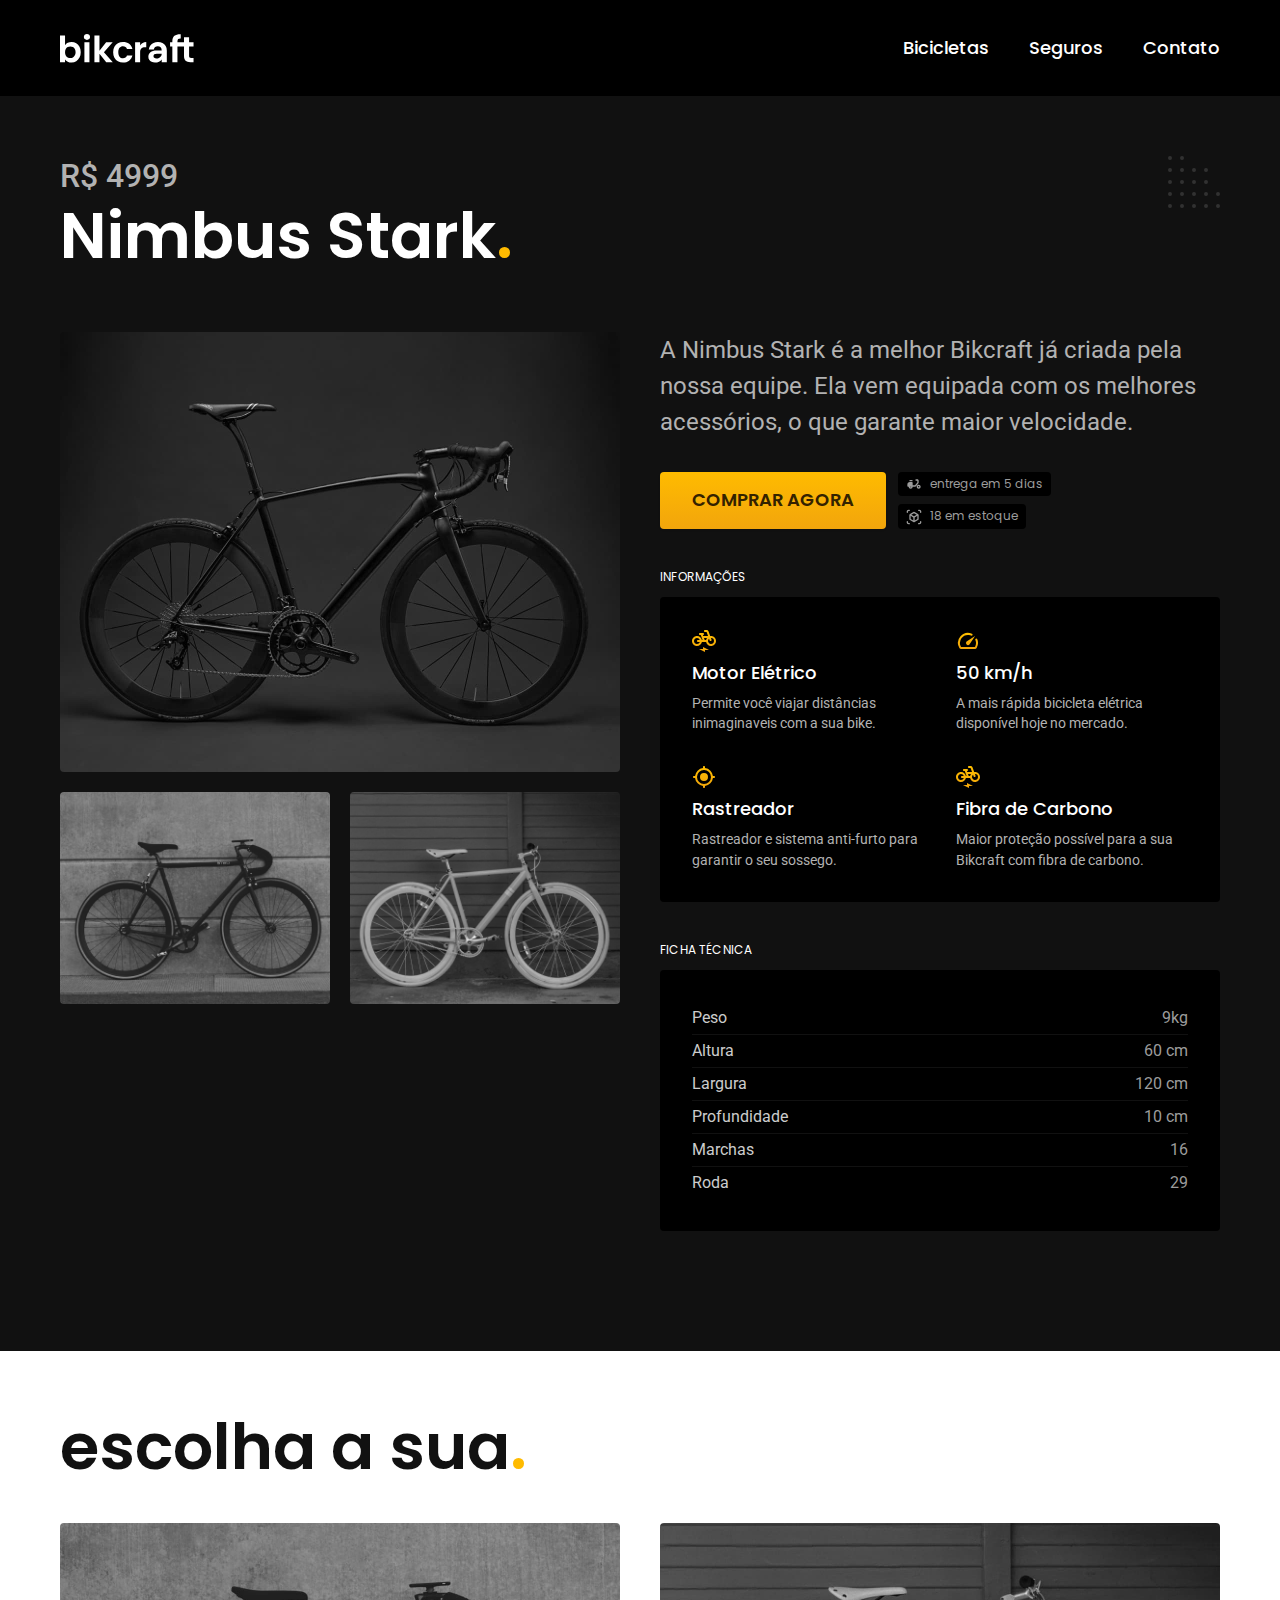
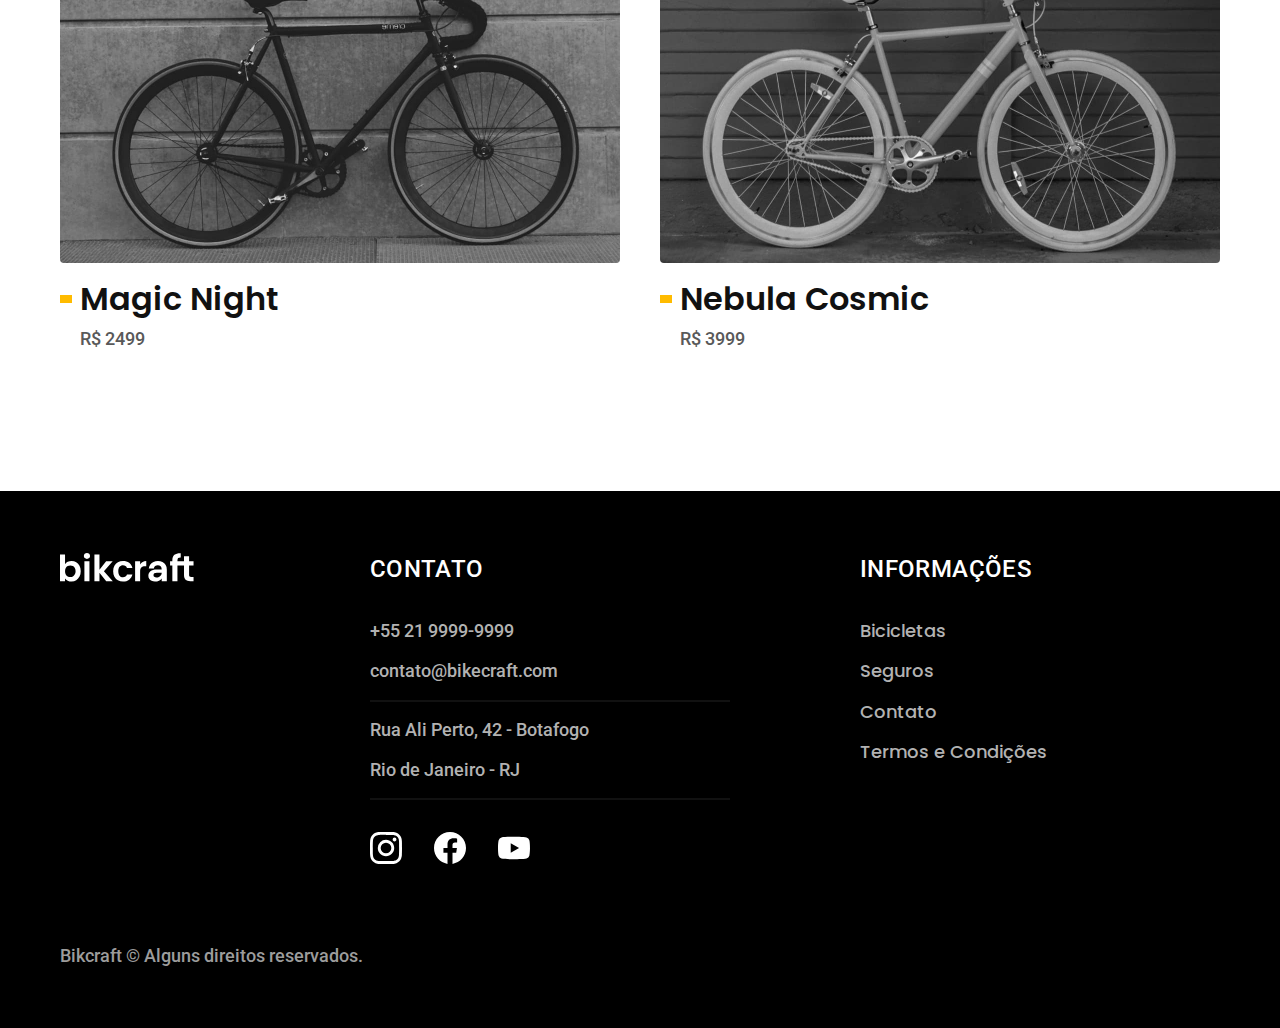
<file: bicicletas/nimbus.html>
<!DOCTYPE html>
<html lang="pt-br">
<head>
    <meta charset="UTF-8">
    <meta http-equiv="X-UA-Compatible" content="IE=edge">
    <meta name="viewport" content="width=device-width, initial-scale=1.0">
    <meta name="description" content="Termos e condições.">
    <link rel="stylesheet" href="../css/style.css">
    <link rel="icon" href="../favicon.svg" type="image/svg+xml">


    <link rel="preconnect" href="https://fonts.googleapis.com">
    <link rel="preconnect" href="https://fonts.gstatic.com" crossorigin>
    <link href="https://fonts.googleapis.com/css2?family=Merriweather:ital,wght@1,900&family=Poppins:wght@400;600&family=Roboto:wght@400;500&display=swap" rel="stylesheet">
    <title>Nimbus | Bikecraf</title>
    <script>document.documentElement.classList.add('js');</script>
</head>
<body id="bicicleta">
    <header class="header-bg">
        
        <div class="container header">
            <a href="../">
                <img src="../img/bikcraft.svg" alt="Bikecraft">
            </a>
            <nav aria-label="primaria">
                <ul class="header-menu cor-0 font-1-m">
                    <li><a href="../bicicletas.html">Bicicletas</a></li>
                    <li><a href="../seguros.html">Seguros</a></li>
                    <li><a href="../contato.html">Contato</a></li>
                </ul>
            </nav>
        </div>
    </header>

    <main class="titulo-bg">
        <div>
            <div class="titulo container">
                <p class="font-2-xl cor-5">R$ 4999</p>
                <h1 class="font-1-xxl cor-0">Nimbus Stark<span class="cor-p1">.</span></h1>
            </div>
        </div>
        <div class="bicicleta container">
            <div class="bicicleta-imagens">
                <img src="../img/bicicleta/nimbus1.jpg" alt="">
                <img src="../img/bicicleta/nimbus2.jpg" alt="">
                <img src="../img/bicicleta/nimbus3.jpg" alt="">
            </div>

            <div class="bicicleta-conteudo">
                <p class="font-2-l cor-5">A Nimbus Stark é a melhor Bikcraft já criada pela nossa equipe. Ela vem equipada com os melhores acessórios, o que garante maior velocidade.</p>

                <div class="bicicleta-comprar">
                    <a class="botao" href="../orcamento.html?tipo=bikcraft&produto=nimbus">Comprar Agora</a>
                    <span class="font-1-xs cor-6"><img src="../img/icones/entrega.svg" alt=""> entrega em 5 dias</span>
                    <span class="font-1-xs cor-6"><img src="../img/icones/estoque.svg" alt="">18 em estoque</span>
                </div>

                <h2 class="font-1-xs cor-0">Informações</h2>
                <ul class="bicicleta-informacoes">
                <li>
                    <img src="../img/icones/eletrica.svg" alt="">
                    <h3 class="font-1-m cor-0">Motor Elétrico</h3>
                    <p class="font-2-xs cor-5">Permite você viajar distâncias inimaginaveis com a sua bike.</p>
                </li>

                <li>
                    <img src="../img/icones/velocidade.svg" alt="">
                    <h3 class="font-1-m cor-0">50 km/h</h3>
                    <p class="font-2-xs cor-5">A mais rápida bicicleta elétrica disponível hoje no mercado.</p>
                </li>

                <li>
                    <img src="../img/icones/rastreador.svg" alt="">
                    <h3 class="font-1-m cor-0">Rastreador</h3>
                    <p class="font-2-xs cor-5">Rastreador e sistema anti-furto para garantir o seu sossego.</p>
                </li>

                <li>
                    <img src="../img/icones/eletrica.svg" alt="">
                    <h3 class="font-1-m cor-0">Fibra de Carbono</h3>
                    <p class="font-2-xs cor-5">Maior proteção possível para a sua Bikcraft com fibra de carbono.</p>
                </li>
                </ul>
                <h2 class="font-1-xs cor-0">Ficha Técnica</h2>
                 <ul class="bicicleta-ficha font-2-s cor-4">
                    <li>Peso <span>9kg</span></li>
                    <li>Altura <span>60 cm</span></li>
                    <li>Largura <span>120 cm</span></li>
                    <li>Profundidade <span>10 cm</span></li>
                    <li>Marchas <span>16</span></li>
                    <li>Roda <span>29</span></li>
                 </ul>
            </div>

        </div>
    </main>

    <article class="bicicletas-lista container">
        <h2 class="font-1-xxl">escolha a sua<span class="cor-p1">.</span></h2>

        <ul>
            <li>
                <a href="./magic.html">
                    <img src="../img/bicicletas/magic.jpg" alt="Bicicleta preta">
                    <h3 class="font-1-xl">Magic Night</h3>
                    <span class="font-2-m cor-8">R$ 2499</span>
                </a>
            </li>

            <li>
                <a href="./nebula.html">
                    <img src="../img/bicicletas/nebula.jpg" alt="Bicicleta branca">
                    <h3 class="font-1-xl">Nebula Cosmic</h3>
                    <span class="font-2-m cor-8">R$ 3999</span>
                </a>
            </li>
        </ul>
    </article>

    <footer class="footer-bg">
        <div class="footer container">
            <img src="../img/bikcraft.svg" alt="Bikecraft">
            <div class="footer-contato">
                <h3 class="font-2-l-b cor-0">Contato</h3>
                <ul class="font-2-m cor-5">
                    <li><a href="tel:+552199999999">+55 21 9999-9999</a></li>
                    <li><a href="mailto:contato@bikecraft.com">contato@bikecraft.com</a></li>
                    <li>Rua Ali Perto, 42 - Botafogo</li>
                    <li>Rio de Janeiro - RJ</li>
                </ul>
                <div class="footer-redes">
                    <a href="../">
                        <img src="../img/redes/instagram.svg" alt="instagram">
                    </a>
                    <a href="../">
                        <img src="../img/redes/facebook.svg" alt="facebook">
                    </a>
                    <a href="../">
                        <img src="../img/redes/youtube.svg" alt="youtube">
                    </a>
                </div>
            </div>

            <div class="footer-informacoes">
                <h3 class="font-2-l-b cor-0">Informações</h3>
                <nav>
                    <ul class="font-1-m cor-5">
                        <li><a href="../bicicletas.html">Bicicletas</a></li>
                        <li><a href="../seguros.html">Seguros</a></li>
                        <li><a href="../contato.html">Contato</a></li>
                        <li><a href="../termos.html">Termos e Condições</a></li>
                    </ul>
                </nav>
            </div>

            <p class="font-2-m cor-6 footer-copy">Bikcraft © Alguns direitos reservados.</p>
        </div>
    </footer>
    <script src="../js/script.js"></script>
</body>
</html>
</file>
<file: css/style.css>
@import './global/global.css';
@import './utilidades/tipografia.css';
@import	'./utilidades/cores.css';
@import './utilidades/animacao.css';


@import './global/header.css';
@import './global/footer.css';

/* Utilidades */
@import './utilidades/componentes.css';
@import './utilidades/formulario.css';

/* Home */
@import './home/introducao.css';
@import './home/tecnologia.css';
@import './home/parceiros.css';
@import './home/depoimento.css';

/* Bicicletas */
@import './bicicletas/bicicletas-lista.css';
@import './bicicletas/bicicletas.css';

/* Bicicletas */
@import './bicicleta/bicicleta.css';
@import './bicicleta/seguro.css';


/* Seguros */
@import './seguros/seguros.css';
@import './seguros/vantagens.css';
@import './seguros/perguntas.css';

/* Contato */
@import './contato/contato.css';
@import './contato/lojas.css';


/* Seguros */
@import './orcamento/orcamento.css';


/* Termos */
@import './termos/termos.css';
</file>
